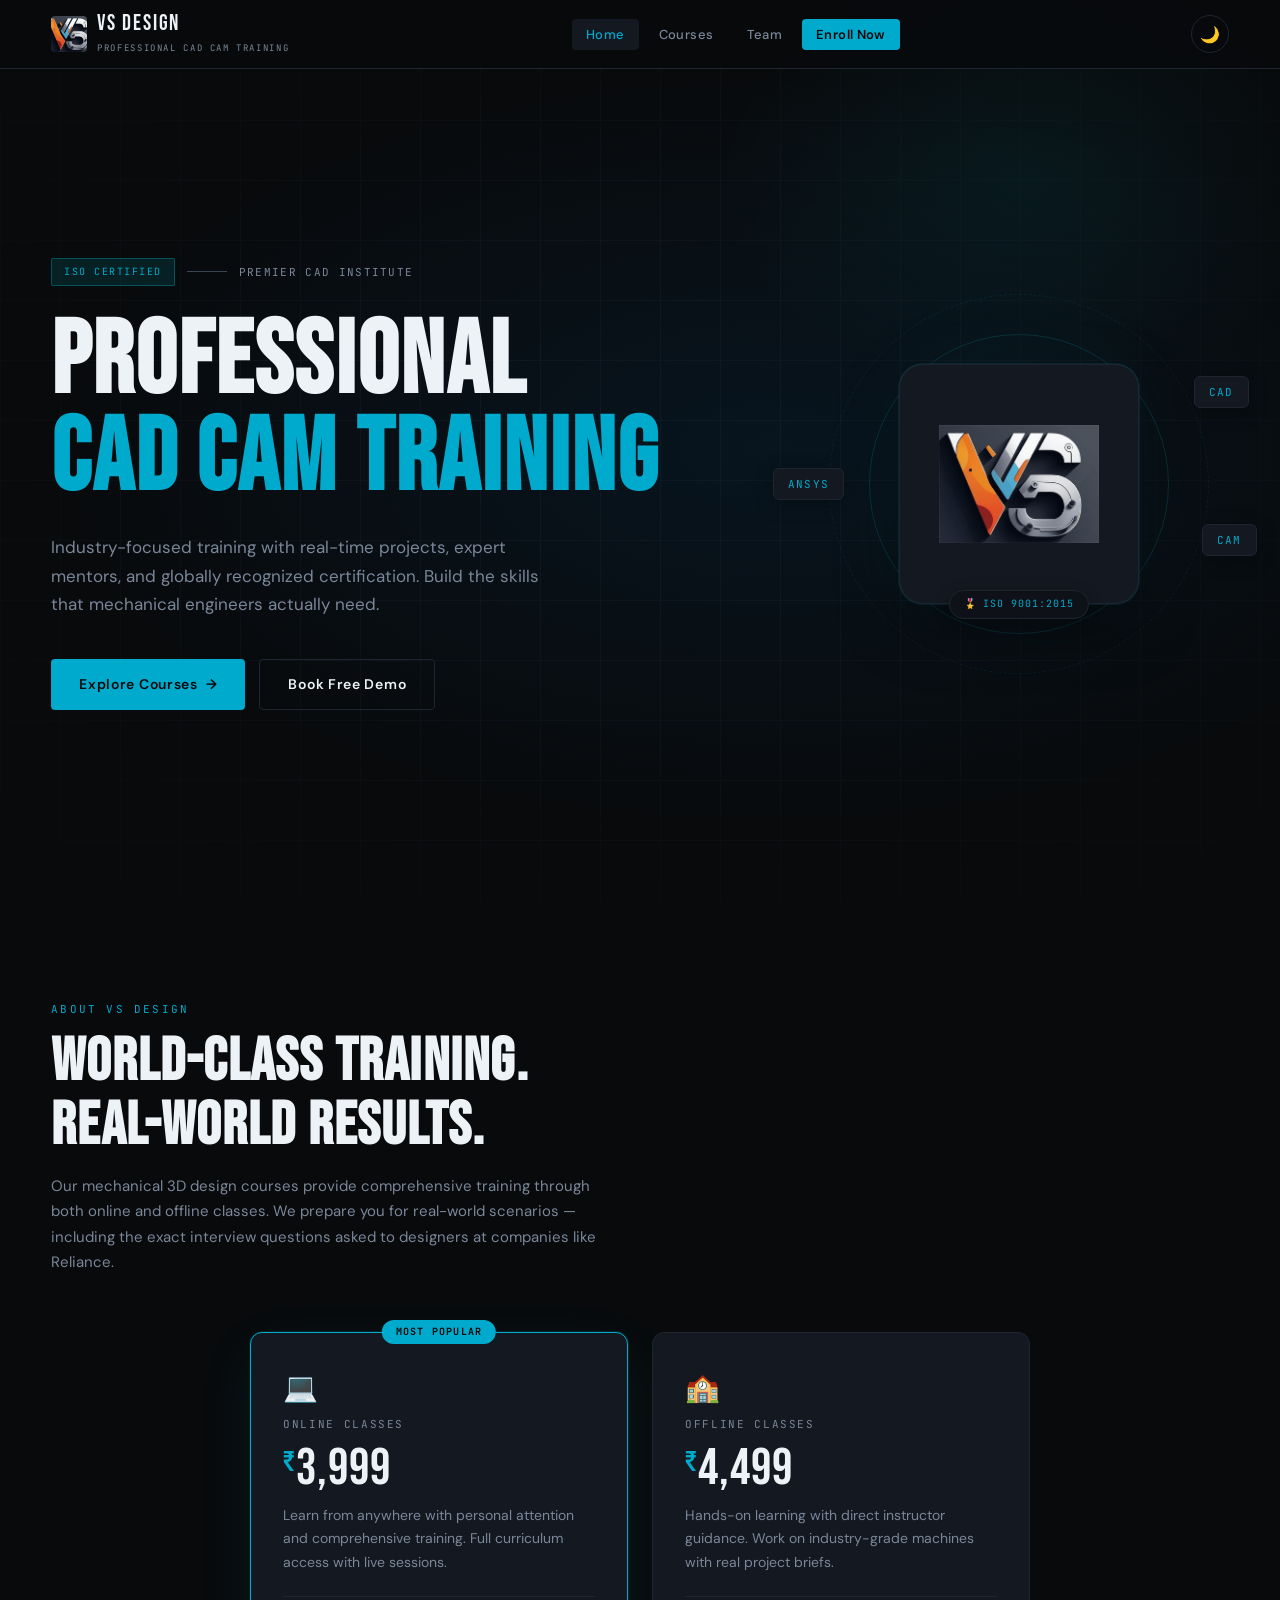
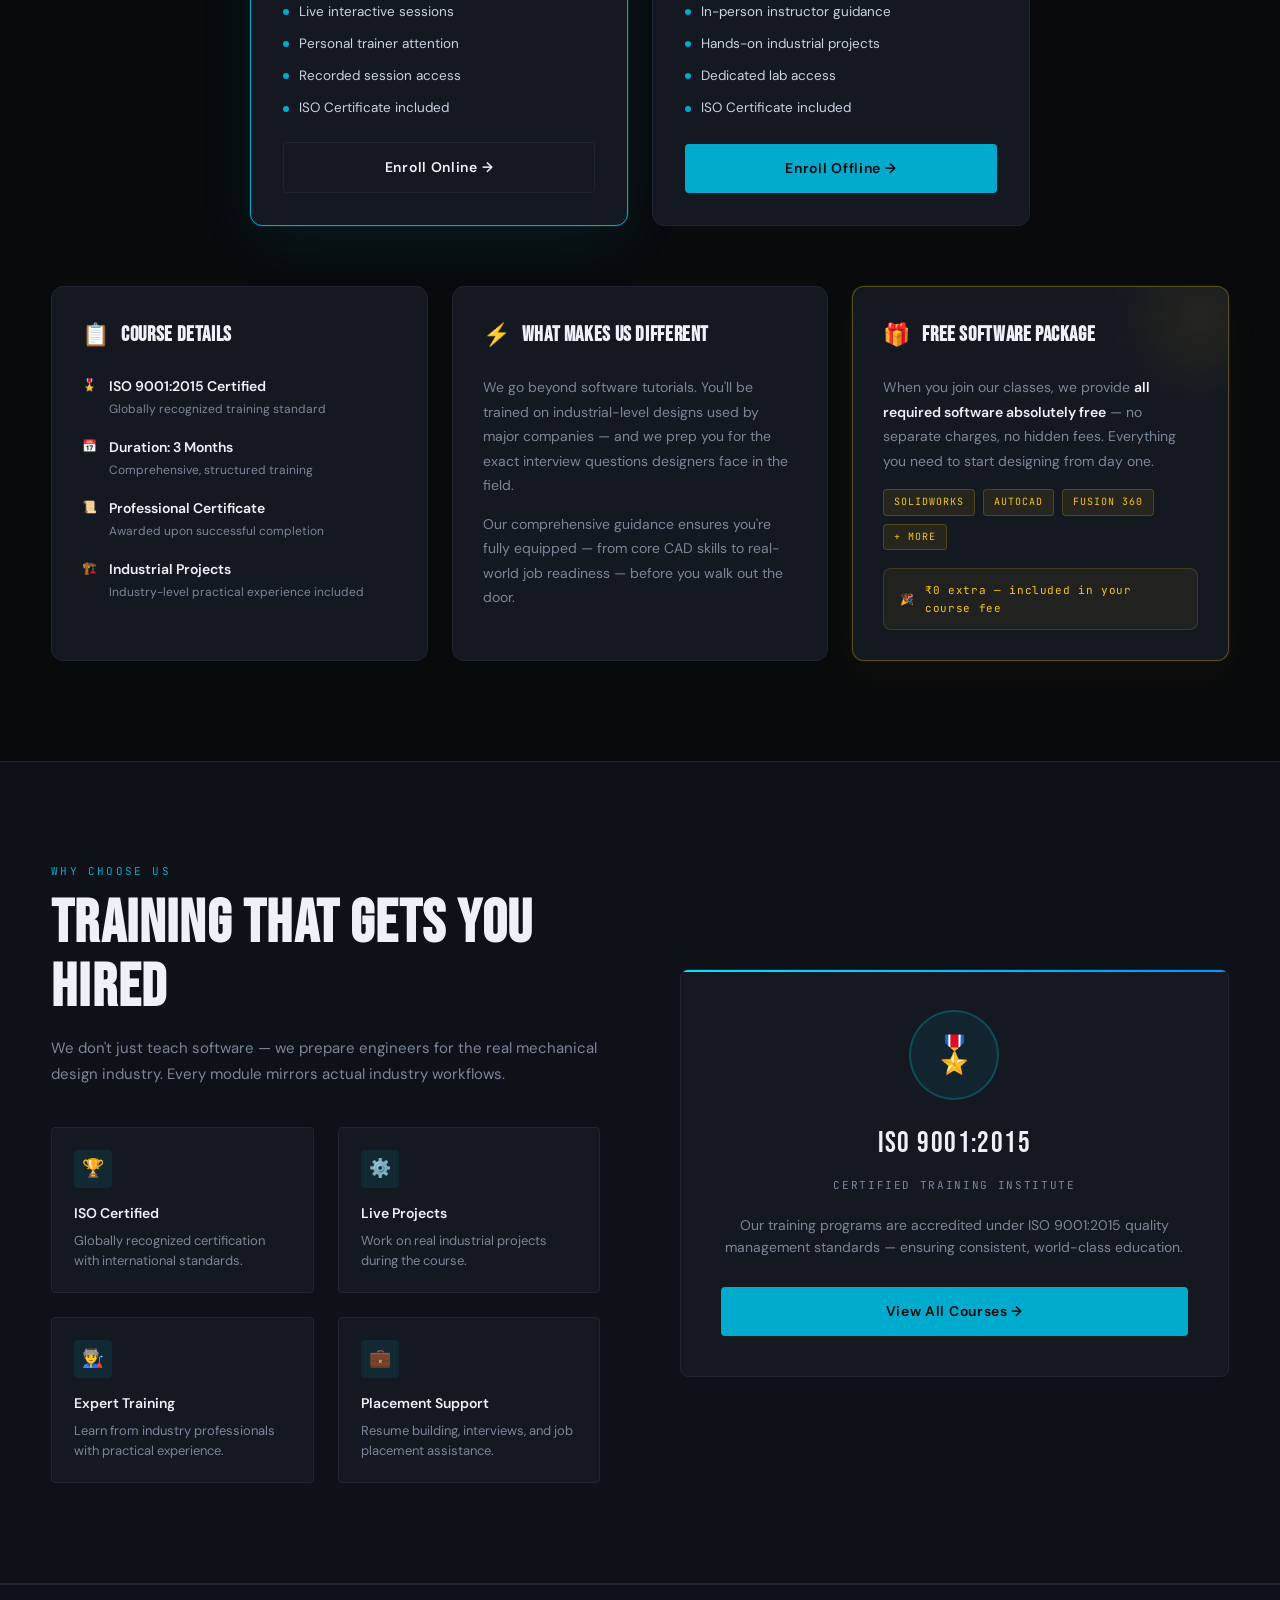
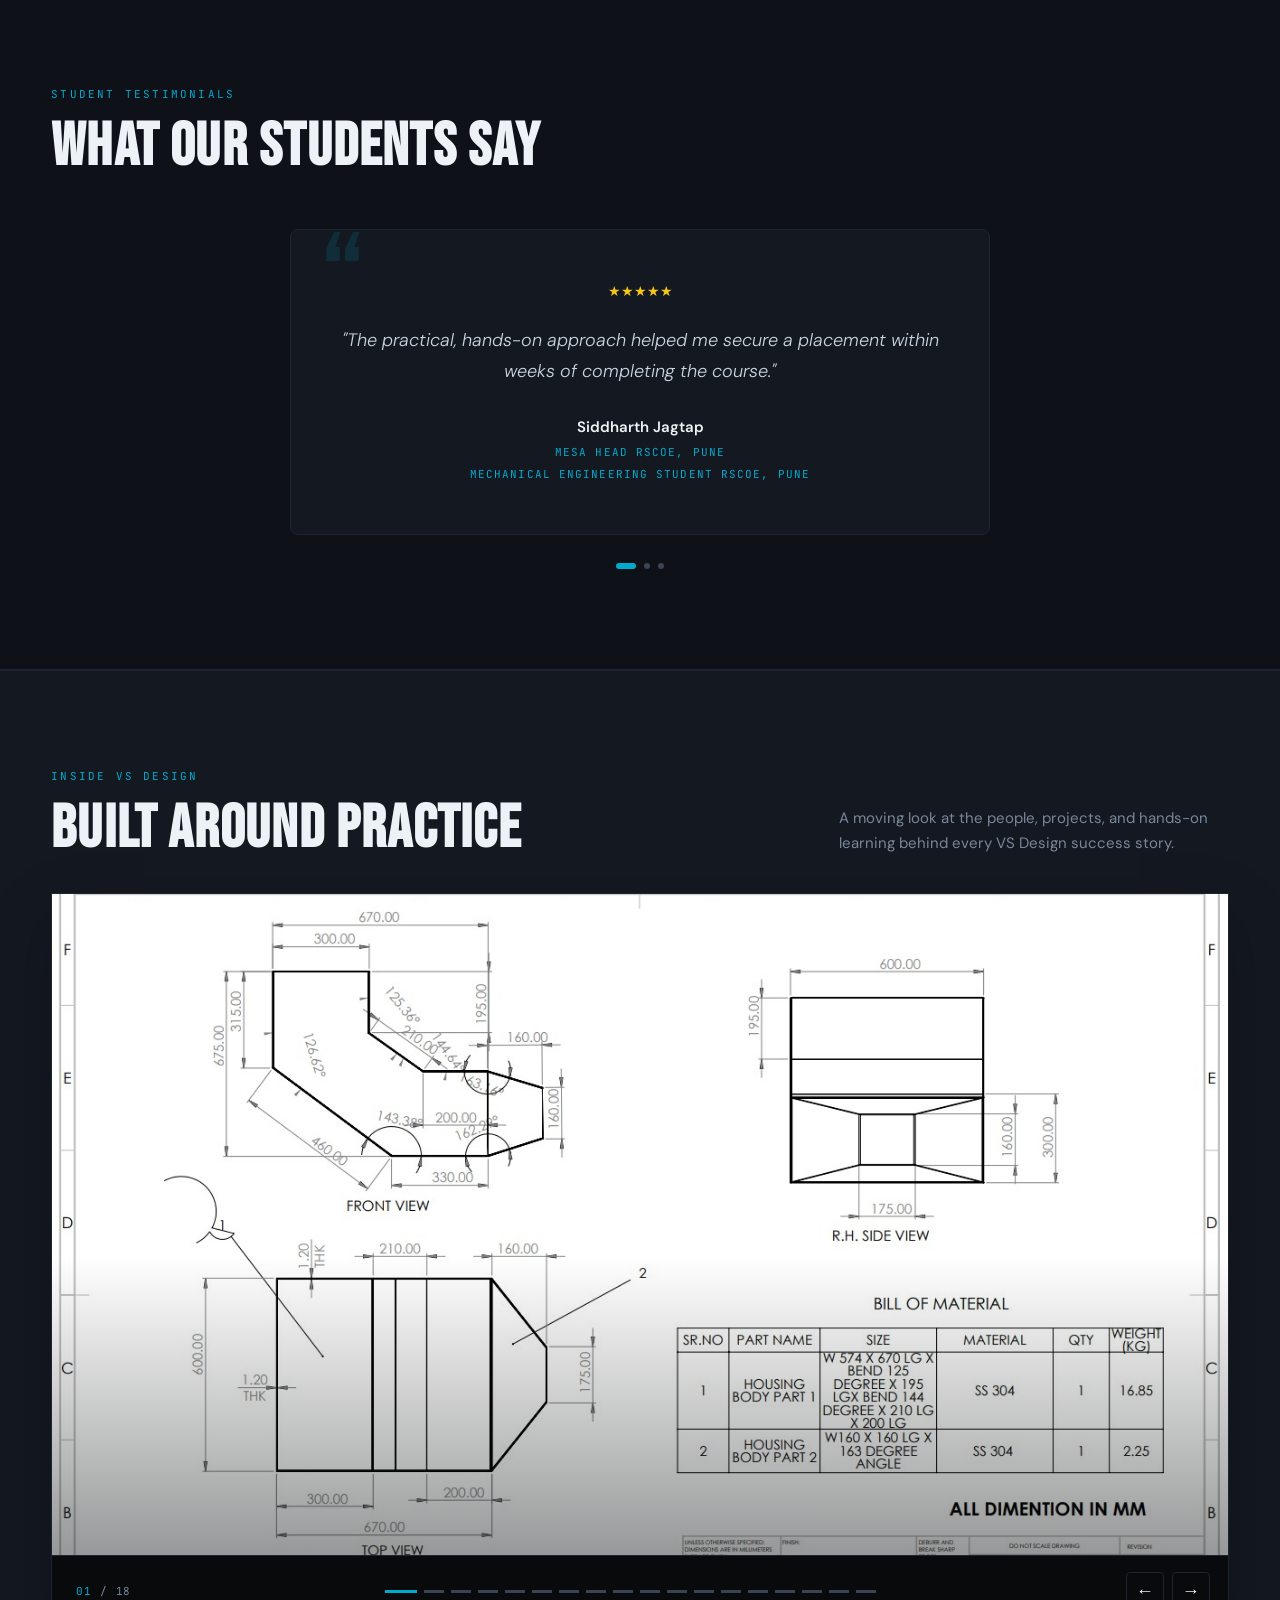
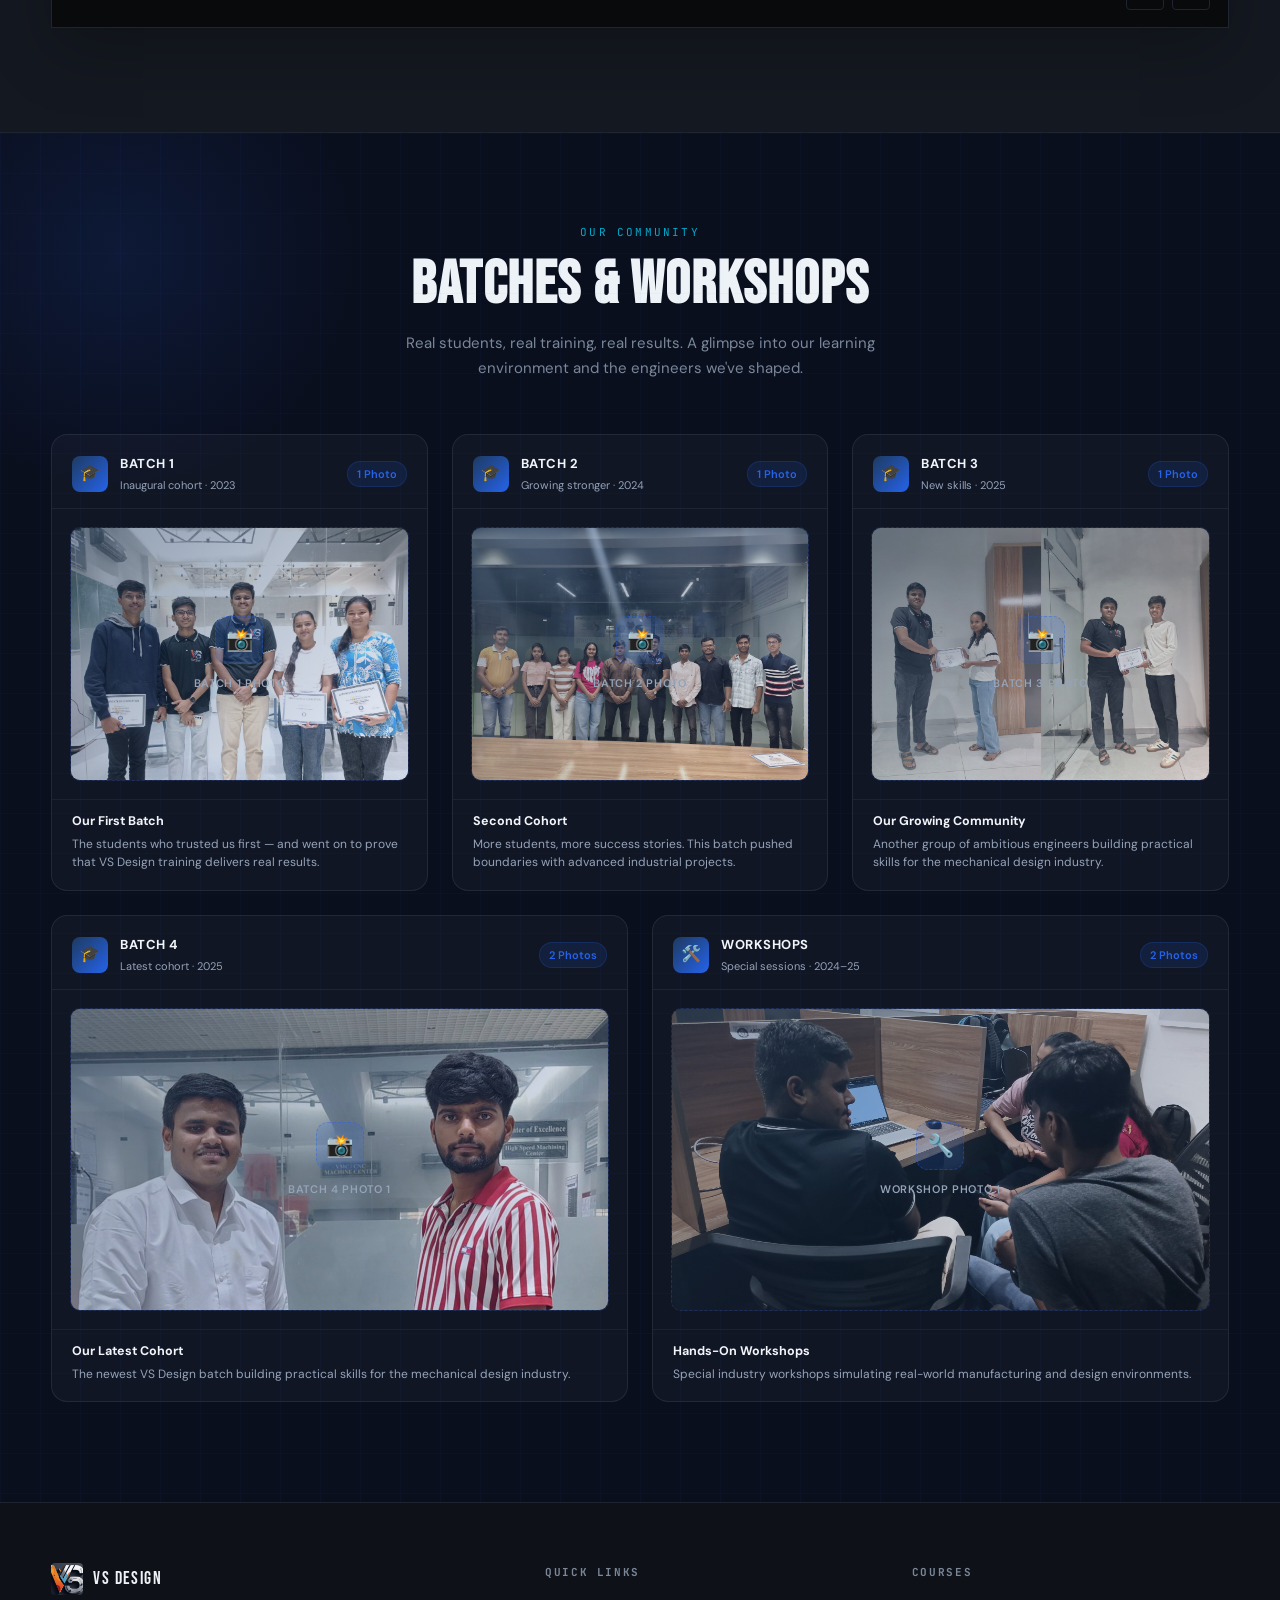
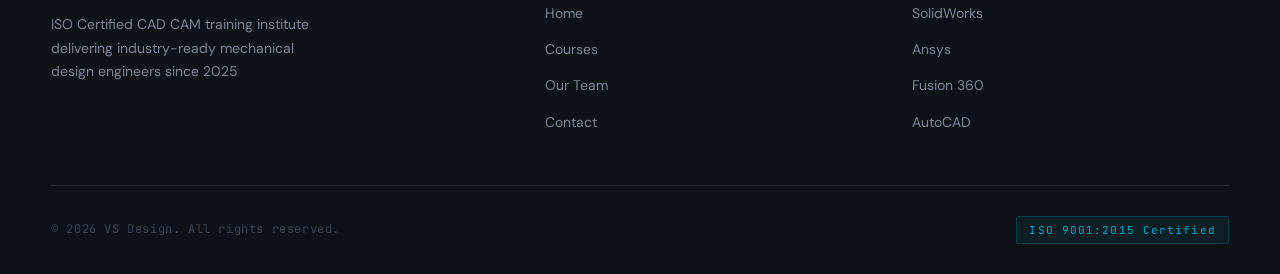
<file: index.html>
<!DOCTYPE html>
<html lang="en">
<head>
  <meta charset="UTF-8">
  <title>VS Design | Professional CAD CAM Training</title>
  <meta name="viewport" content="width=device-width, initial-scale=1.0">
  <meta name="description" content="ISO Certified SolidWorks training institute. Master CAD design with industry experts. Practical, project-based learning.">
  <link rel="stylesheet" href="css/style.css">

  <style>
    /* ══════════════════════════════════════════════
       GALLERY — CSS custom properties
       These override whatever your main style.css
       sets, so the section always matches the theme.
    ══════════════════════════════════════════════ */

    /* ── DARK MODE defaults ── */
    :root {
      --gallery-bg:            #0a0f1e;
      --gallery-card-bg:       rgba(255,255,255,0.03);
      --gallery-card-bg-slot:  rgba(255,255,255,0.04);
      --gallery-border:        rgba(255,255,255,0.08);
      --gallery-border-subtle: rgba(255,255,255,0.06);
      --gallery-border-cap:    rgba(255,255,255,0.05);
      --gallery-text:          #f1f5f9;
      --gallery-text-dim:      #94a3b8;
      --gallery-icon-bg:       linear-gradient(135deg, #1e3a5f, #2563eb);
      --gallery-placeholder-bg:linear-gradient(135deg, rgba(30,58,95,0.5) 0%, rgba(37,99,235,0.08) 100%);
      --gallery-hint-color:    rgba(148,163,184,0.5);
    }

    /* ── LIGHT MODE overrides ──
       Targets both a [data-theme="light"] attribute on <html>/<body>
       and the .light class — covers whichever approach your script.js uses */
    [data-theme="light"],
    body.light,
    html.light {
      --gallery-bg:            #f0f4ff;
      --gallery-card-bg:       #ffffff;
      --gallery-card-bg-slot:  #f8faff;
      --gallery-border:        rgba(37,99,235,0.15);
      --gallery-border-subtle: rgba(37,99,235,0.10);
      --gallery-border-cap:    rgba(37,99,235,0.08);
      --gallery-text:          #0f172a;
      --gallery-text-dim:      #475569;
      --gallery-icon-bg:       linear-gradient(135deg, #3b82f6, #2563eb);
      --gallery-placeholder-bg:linear-gradient(135deg, rgba(219,234,254,0.8) 0%, rgba(37,99,235,0.06) 100%);
      --gallery-hint-color:    rgba(71,85,105,0.6);
    }

    /* ══════════════════════════════════════════════
       GALLERY SECTION — Batches & Workshops
    ══════════════════════════════════════════════ */
    .gallery-section {
      padding: 90px 0 100px;
      background: var(--gallery-bg);
      position: relative;
      overflow: hidden;
      transition: background 0.3s ease;
    }

    /* Subtle grid texture backdrop */
    .gallery-section::before {
      content: '';
      position: absolute;
      inset: 0;
      background-image:
        linear-gradient(rgba(37,99,235,0.04) 1px, transparent 1px),
        linear-gradient(90deg, rgba(37,99,235,0.04) 1px, transparent 1px);
      background-size: 40px 40px;
      pointer-events: none;
    }

    /* Accent glow */
    .gallery-section::after {
      content: '';
      position: absolute;
      top: -120px;
      left: -120px;
      width: 480px;
      height: 480px;
      background: radial-gradient(circle, rgba(37,99,235,0.12) 0%, transparent 70%);
      pointer-events: none;
    }

    .gallery-header {
      text-align: center;
      margin-bottom: 52px;
    }

    /* ─── Horizontal 3-column track ─── */
    .gallery-track {
      display: grid;
      grid-template-columns: repeat(6, minmax(0, 1fr));
      gap: 24px;
      align-items: stretch;
    }

    .gallery-panel:nth-child(-n + 3) { grid-column: span 2; }
    .gallery-panel:nth-child(n + 4) { grid-column: span 3; }

    /* ─── Each column panel ─── */
    .gallery-panel {
      background: var(--gallery-card-bg);
      border: 1px solid var(--gallery-border);
      border-radius: 16px;
      overflow: hidden;
      transition: transform 0.35s ease, box-shadow 0.35s ease,
                  border-color 0.35s ease, background 0.3s ease;
      position: relative;
    }

    .gallery-panel:hover {
      transform: translateY(-6px);
      box-shadow: 0 24px 60px rgba(37,99,235,0.18);
      border-color: rgba(37,99,235,0.35);
    }

    .gallery-panel::before {
      content: '';
      position: absolute;
      top: 0; left: 0; right: 0;
      height: 3px;
      border-radius: 16px 16px 0 0;
      background: linear-gradient(90deg, #2563eb, #60a5fa);
      opacity: 0;
      transition: opacity 0.35s ease;
      z-index: 1;
    }
    .gallery-panel:hover::before { opacity: 1; }

    /* ─── Panel header bar ─── */
    .gallery-panel-head {
      display: flex;
      align-items: center;
      gap: 12px;
      padding: 18px 20px 14px;
      border-bottom: 1px solid var(--gallery-border-subtle);
    }

    .gallery-panel-icon {
      width: 36px;
      height: 36px;
      border-radius: 8px;
      background: var(--gallery-icon-bg);
      display: flex;
      align-items: center;
      justify-content: center;
      font-size: 16px;
      flex-shrink: 0;
    }

    .gallery-panel-meta { flex: 1; }

    .gallery-panel-title {
      font-size: 13px;
      font-weight: 700;
      color: var(--gallery-text);
      letter-spacing: 0.04em;
      text-transform: uppercase;
      transition: color 0.3s ease;
    }

    .gallery-panel-sub {
      font-size: 11px;
      color: var(--gallery-text-dim);
      margin-top: 2px;
      transition: color 0.3s ease;
    }

    .gallery-panel-count {
      font-size: 11px;
      font-weight: 600;
      color: #2563eb;
      background: rgba(37,99,235,0.12);
      padding: 3px 9px;
      border-radius: 20px;
      border: 1px solid rgba(37,99,235,0.2);
      white-space: nowrap;
    }

    /* ─── Single image slot (Batch 1 & Batch 2) ─── */
    .gallery-single-slot {
      margin: 18px;
      border-radius: 10px;
      overflow: hidden;
      position: relative;
      aspect-ratio: 4/3;
      background: var(--gallery-card-bg-slot);
      border: 1.5px dashed rgba(37,99,235,0.25);
      transition: background 0.3s ease;
    }

    .gallery-single-slot img {
      width: 100%;
      height: 100%;
      object-fit: cover;
      display: block;
      transition: transform 0.5s ease;
    }

    .gallery-panel:hover .gallery-single-slot img {
      transform: scale(1.04);
    }

    /* ─── Double image slots (Workshop) ─── */
    .gallery-double-slots {
      margin: 18px;
      display: flex;
      flex-direction: column;
      gap: 10px;
    }

    .gallery-panel:nth-child(n + 4) .gallery-double-slots {
      flex-direction: row;
    }

    .gallery-double-slot {
      border-radius: 10px;
      overflow: hidden;
      position: relative;
      aspect-ratio: 16/9;
      background: var(--gallery-card-bg-slot);
      border: 1.5px dashed rgba(37,99,235,0.25);
      transition: background 0.3s ease;
    }

    .gallery-double-slot img {
      width: 100%;
      height: 100%;
      object-fit: cover;
      display: block;
      transition: transform 0.5s ease;
    }

    .gallery-panel:hover .gallery-double-slot img {
      transform: scale(1.04);
    }

    /* ─── One-photo-at-a-time gallery slideshow ─── */
    .gallery-slideshow {
      margin: 18px;
      position: relative;
      overflow: hidden;
      aspect-ratio: 16/9;
      border-radius: 10px;
      background: var(--gallery-card-bg-slot);
      border: 1.5px dashed rgba(37,99,235,0.25);
    }

    .gallery-slideshow-track {
      display: flex;
      height: 100%;
      transition: transform 0.65s ease;
    }

    .gallery-slideshow-slide {
      position: relative;
      flex: 0 0 100%;
      min-width: 0;
    }

    .gallery-slideshow-slide img {
      width: 100%;
      height: 100%;
      object-fit: cover;
      display: block;
    }

    @media (prefers-reduced-motion: reduce) {
      .gallery-slideshow-track { transition: none; }
    }

    /* ─── Placeholder (when no real image loaded) ─── */
    .img-placeholder {
      position: absolute;
      inset: 0;
      display: flex;
      flex-direction: column;
      align-items: center;
      justify-content: center;
      gap: 10px;
      background: var(--gallery-placeholder-bg);
      transition: background 0.3s ease;
    }

    .img-placeholder-icon {
      width: 48px;
      height: 48px;
      border-radius: 12px;
      background: rgba(37,99,235,0.15);
      border: 1.5px dashed rgba(37,99,235,0.4);
      display: flex;
      align-items: center;
      justify-content: center;
      font-size: 22px;
    }

    .img-placeholder-text {
      font-size: 11px;
      font-weight: 600;
      color: var(--gallery-text-dim);
      text-align: center;
      letter-spacing: 0.06em;
      text-transform: uppercase;
      transition: color 0.3s ease;
    }

    .img-placeholder-hint {
      font-size: 10px;
      color: var(--gallery-hint-color);
      text-align: center;
    }

    /* ─── Panel footer caption ─── */
    .gallery-panel-caption {
      padding: 12px 20px 18px;
      font-size: 12px;
      color: var(--gallery-text-dim);
      line-height: 1.55;
      border-top: 1px solid var(--gallery-border-cap);
      transition: color 0.3s ease, border-color 0.3s ease;
    }

    .gallery-panel-caption strong {
      color: var(--gallery-text);
      display: block;
      font-size: 12.5px;
      margin-bottom: 3px;
      transition: color 0.3s ease;
    }

    /* ─── Responsive ─── */
    @media (max-width: 1100px) {
      .gallery-track {
        grid-template-columns: 1fr 1fr;
        gap: 18px;
      }
      .gallery-panel:nth-child(n) { grid-column: span 1; }
      .gallery-double-slots {
        flex-direction: row;
      }
      .gallery-double-slot {
        flex: 1;
        aspect-ratio: 1/1;
      }
    }

    @media (max-width: 560px) {
      .gallery-track { grid-template-columns: 1fr; }
      .gallery-panel:nth-child(n) { grid-column: span 1; }
      .gallery-double-slots { flex-direction: column; }
      .gallery-double-slot { aspect-ratio: 16/9; }
    }
  </style>
</head>
<body>

<!-- ─── Header ─── -->
<header>
  <div class="container nav-inner">
    <a href="index.html" class="logo">
      <img src="vsdesgn.jpg" alt="VS Design Logo" class="logo-img" onerror="this.style.display='none'; this.nextElementSibling.style.display='flex'">
      <div class="logo-mark" style="display:none">VS</div>
      <div>
        <span class="logo-text">VS DESIGN</span>
        <span class="logo-sub">Professional CAD CAM Training</span>
      </div>
    </a>
    <nav>
      <ul>
        <li><a href="index.html" class="active">Home</a></li>
        <li><a href="courses.html">Courses</a></li>
        <li><a href="team.html">Team</a></li>
        <li><a href="contact.html" class="nav-cta">Enroll Now</a></li>
      </ul>
    </nav>
    <button class="theme-toggle" aria-label="Toggle theme">
      <span class="icon-moon">🌙</span>
      <span class="icon-sun">☀️</span>
    </button>
    <button class="hamburger" aria-label="Toggle menu">
      <span></span><span></span><span></span>
    </button>
  </div>
</header>

<!-- ─── Hero ─── -->
<section class="hero">
  <div class="hero-bg"></div>
  <div class="hero-grid"></div>
  <div class="container hero-layout">
    <div class="hero-content">
      <div class="hero-eyebrow">
        <span class="eyebrow-badge">ISO Certified</span>
        <div class="eyebrow-line"></div>
        <span class="eyebrow-text">Premier CAD Institute</span>
      </div>
      <h1>Professional <br><span class="line2">CAD CAM Training</span></h1>
      <p class="hero-desc">Industry-focused training with real-time projects, expert mentors, and globally recognized certification. Build the skills that mechanical engineers actually need.</p>
      <div class="hero-actions">
        <a href="courses.html" class="btn btn-primary">Explore Courses <span>→</span></a>
        <a href="contact.html" class="btn btn-outline">Book Free Demo</a>
      </div>
    </div>
    <div class="hero-logo-panel">
      <div class="hero-logo-ring hero-logo-ring--outer"></div>
      <div class="hero-logo-ring hero-logo-ring--mid"></div>
      <div class="hero-logo-card">
        <img src="vsdesgn.jpg" alt="VS Design Company Logo" class="hero-logo-img" onerror="this.style.display='none'; this.nextElementSibling.style.display='flex'">
        <div class="hero-logo-fallback" style="display:none">
          <span class="hero-logo-initials">VS</span>
          <span class="hero-logo-name">DESIGN</span>
        </div>
        <div class="hero-logo-badge"><span>🎖️</span><span>ISO 9001:2015</span></div>
      </div>
      <div class="hero-chip hero-chip--1">CAD</div>
      <div class="hero-chip hero-chip--2">CAM</div>
      <div class="hero-chip hero-chip--3">Ansys</div>
    </div>
  </div>
</section>

<!-- ─── About VS Design ─── -->
<section class="about-section">
  <div class="container">

    <div class="about-header fade-up">
      <span class="section-label">About VS Design</span>
      <h2 class="section-title">World-Class Training.<br>Real-World Results.</h2>
      <p class="section-desc" style="margin-top:16px;">Our mechanical 3D design courses provide comprehensive training through both online and offline classes. We prepare you for real-world scenarios — including the exact interview questions asked to designers at companies like Reliance.</p>
    </div>

    <!-- FIX: pricing grid now properly wraps BOTH cards with all their children -->
    <div class="pricing-grid">

      <!-- Card 1: Online -->
      <div class="pricing-card pricing-card--featured fade-up" data-delay="120">
        <div class="pricing-popular-badge">Most Popular</div>
        <div class="pricing-card-top">
          <div class="pricing-mode-icon">💻</div>
          <div class="pricing-mode">Online Classes</div>
          <div class="pricing-amount"><span class="pricing-currency">₹</span>3,999</div>
          <p class="pricing-desc">Learn from anywhere with personal attention and comprehensive training. Full curriculum access with live sessions.</p>
        </div>
        <ul class="pricing-perks">
          <li><span class="perk-dot"></span>Live interactive sessions</li>
          <li><span class="perk-dot"></span>Personal trainer attention</li>
          <li><span class="perk-dot"></span>Recorded session access</li>
          <li><span class="perk-dot"></span>ISO Certificate included</li>
        </ul>
        <a href="contact.html" class="btn btn-outline" style="width:100%;justify-content:center;margin-top:auto;">Enroll Online →</a>
      </div>

      <!-- Card 2: Offline -->
      <div class="pricing-card fade-up" data-delay="0">
        <div class="pricing-card-top">
          <div class="pricing-mode-icon">🏫</div>
          <div class="pricing-mode">Offline Classes</div>
          <div class="pricing-amount"><span class="pricing-currency">₹</span>4,499</div>
          <p class="pricing-desc">Hands-on learning with direct instructor guidance. Work on industry-grade machines with real project briefs.</p>
        </div>
        <ul class="pricing-perks">
          <li><span class="perk-dot"></span>In-person instructor guidance</li>
          <li><span class="perk-dot"></span>Hands-on industrial projects</li>
          <li><span class="perk-dot"></span>Dedicated lab access</li>
          <li><span class="perk-dot"></span>ISO Certificate included</li>
        </ul>
        <a href="contact.html" class="btn btn-primary" style="width:100%;justify-content:center;margin-top:auto;">Enroll Offline →</a>
      </div>

    </div><!-- /pricing-grid -->

    <div class="about-details-grid">
      <div class="about-detail-card fade-up" data-delay="0">
        <div class="detail-card-header">
          <span class="detail-card-icon">📋</span>
          <h3>Course Details</h3>
        </div>
        <ul class="detail-list">
          <li><span class="detail-icon">🎖️</span><div><strong>ISO 9001:2015 Certified</strong><span>Globally recognized training standard</span></div></li>
          <li><span class="detail-icon">📅</span><div><strong>Duration: 3 Months</strong><span>Comprehensive, structured training</span></div></li>
          <li><span class="detail-icon">📜</span><div><strong>Professional Certificate</strong><span>Awarded upon successful completion</span></div></li>
          <li><span class="detail-icon">🏗️</span><div><strong>Industrial Projects</strong><span>Industry-level practical experience included</span></div></li>
        </ul>
      </div>
      <div class="about-detail-card fade-up" data-delay="120">
        <div class="detail-card-header">
          <span class="detail-card-icon">⚡</span>
          <h3>What Makes Us Different</h3>
        </div>
        <p class="detail-para">We go beyond software tutorials. You'll be trained on industrial-level designs used by major companies — and we prep you for the exact interview questions designers face in the field.</p>
        <p class="detail-para" style="margin-top:14px;">Our comprehensive guidance ensures you're fully equipped — from core CAD skills to real-world job readiness — before you walk out the door.</p>
      </div>
      <div class="about-detail-card about-bonus-card fade-up" data-delay="240">
        <div class="bonus-glow"></div>
        <div class="detail-card-header">
          <span class="detail-card-icon">🎁</span>
          <h3>Free Software Package</h3>
        </div>
        <p class="detail-para">When you join our classes, we provide <strong>all required software absolutely free</strong> — no separate charges, no hidden fees. Everything you need to start designing from day one.</p>
        <div class="bonus-tags">
          <span>SolidWorks</span><span>AutoCAD</span><span>Fusion 360</span><span>+ More</span>
        </div>
        <div class="bonus-highlight">
          <span>🎉</span>
          <span>₹0 extra — included in your course fee</span>
        </div>
      </div>
    </div><!-- /about-details-grid -->

  </div><!-- /container -->
</section><!-- /about-section -->

<!-- ─── Why Choose ─── -->
<section class="why-section">
  <div class="container">
    <div class="why-grid">
      <div>
        <span class="section-label">Why Choose Us</span>
        <h2 class="section-title">Training That Gets You Hired</h2>
        <p class="section-desc" style="margin-top:16px;">We don't just teach software — we prepare engineers for the real mechanical design industry. Every module mirrors actual industry workflows.</p>
        <div class="why-features">
          <div class="feature-item fade-up" data-delay="0">
            <div class="feature-icon">🏆</div>
            <div class="feature-title">ISO Certified</div>
            <div class="feature-desc">Globally recognized certification with international standards.</div>
          </div>
          <div class="feature-item fade-up" data-delay="100">
            <div class="feature-icon">⚙️</div>
            <div class="feature-title">Live Projects</div>
            <div class="feature-desc">Work on real industrial projects during the course.</div>
          </div>
          <div class="feature-item fade-up" data-delay="200">
            <div class="feature-icon">👨‍🏭</div>
            <div class="feature-title">Expert Training</div>
            <div class="feature-desc">Learn from industry professionals with practical experience.</div>
          </div>
          <div class="feature-item fade-up" data-delay="300">
            <div class="feature-icon">💼</div>
            <div class="feature-title">Placement Support</div>
            <div class="feature-desc">Resume building, interviews, and job placement assistance.</div>
          </div>
        </div>
      </div>
      <div class="why-visual fade-up">
        <div class="iso-card">
          <div class="iso-badge">🎖️</div>
          <div class="iso-title">ISO 9001:2015</div>
          <div class="iso-subtitle">Certified Training Institute</div>
          <p style="color:var(--text-dim); font-size:14px; margin-top:20px; line-height:1.6;">Our training programs are accredited under ISO 9001:2015 quality management standards — ensuring consistent, world-class education.</p>
          <a href="courses.html" class="btn btn-primary" style="margin-top:28px; width:100%; justify-content:center;">View All Courses →</a>
        </div>
      </div>
    </div>
  </div>
</section>

<!-- ─── Reviews ─── -->
<section class="reviews-section">
  <div class="container">
    <span class="section-label">Student Testimonials</span>
    <h2 class="section-title">What Our Students Say</h2>
    <div class="reviews-wrapper">
      <div class="review-track">
        <div class="review active">
          <div class="review-card">
            <div class="review-stars">★★★★★</div>
            <p class="review-text">"The practical, hands-on approach helped me secure a placement within weeks of completing the course."</p>
            <div class="review-author">Siddharth Jagtap</div>
            <div class="review-role">MESA Head RSCOE, Pune</div>
            <div class="review-role">Mechanical Engineering Student RSCOE, Pune</div>
          </div>
        </div>
        <div class="review">
          <div class="review-card">
            <div class="review-stars">★★★★★</div>
            <p class="review-text">"Highly professional trainers and a structured curriculum. The real-world projects gave me the confidence to handle complex assemblies on the job from day one."</p>
            <div class="review-author">Sujal Kothimbire</div>
            <div class="review-role">Captain Team MechAgrinics RSCOE, Pune</div>
            <div class="review-role">Mechanical Engineering Student, Pune</div>
          </div>
        </div>
        <div class="review">
          <div class="review-card">
            <div class="review-stars">★★★★★</div>
            <p class="review-text">"The ISO certification and real project training made a huge difference in my resume. Companies immediately recognize the VS Design stamp of quality."</p>
            <div class="review-author">Priyanka Ravate</div>
            <div class="review-role">Mechanical Engineering Student, Pune</div>
          </div>
        </div>
      </div>
      <div class="review-dots">
        <button class="review-dot active" aria-label="Review 1"></button>
        <button class="review-dot" aria-label="Review 2"></button>
        <button class="review-dot" aria-label="Review 3"></button>
      </div>
    </div>
  </div>
</section>

<!-- ─── Image Showcase ─── -->
<section class="showcase-section" aria-labelledby="showcase-title">
  <div class="container">
    <div class="showcase-heading fade-up">
      <div>
        <span class="section-label">Inside VS Design</span>
        <h2 class="section-title" id="showcase-title">Built Around Practice</h2>
      </div>
      <p class="section-desc">A moving look at the people, projects, and hands-on learning behind every VS Design success story.</p>
    </div>

    <div class="showcase-slider fade-up" data-delay="120" tabindex="0" aria-roledescription="carousel" aria-label="VS Design image showcase">
      <div class="showcase-viewport">
        <div class="showcase-slides" aria-live="polite"></div>
      </div>
      <div class="showcase-controls">
        <div class="showcase-counter" aria-live="polite"><span class="showcase-current">01</span><span aria-hidden="true"> / </span><span class="showcase-total">18</span></div>
        <div class="showcase-dots" role="tablist" aria-label="Choose showcase image"></div>
        <div class="showcase-arrows">
          <button class="showcase-arrow showcase-prev" type="button" aria-label="Previous image">←</button>
          <button class="showcase-arrow showcase-next" type="button" aria-label="Next image">→</button>
        </div>
      </div>
    </div>
  </div>
</section>

<!-- ─── Batches & Workshops ─── -->
<section class="gallery-section">
  <div class="container">
    <div class="gallery-header fade-up">
      <span class="section-label">Our Community</span>
      <h2 class="section-title">Batches &amp; Workshops</h2>
      <p class="section-desc" style="margin-top:14px;max-width:520px;margin-left:auto;margin-right:auto;">
        Real students, real training, real results. A glimpse into our learning environment and the engineers we've shaped.
      </p>
    </div>

    <div class="gallery-track">
      <div class="gallery-panel fade-up" data-delay="0">
        <div class="gallery-panel-head">
          <div class="gallery-panel-icon">🎓</div>
          <div class="gallery-panel-meta">
            <div class="gallery-panel-title">Batch 1</div>
            <div class="gallery-panel-sub">Inaugural cohort · 2023</div>
          </div>
          <span class="gallery-panel-count">1 Photo</span>
        </div>
        <div class="gallery-single-slot">
          <img src="batch1.jpeg" alt="VS Design Batch 1 Students" onerror="this.style.display='none'; this.nextElementSibling.style.display='flex'">
          <div class="img-placeholder">
            <div class="img-placeholder-icon">📸</div>
            <div class="img-placeholder-text">Batch 1 Photo</div>
          </div>
        </div>
        <div class="gallery-panel-caption">
          <strong>Our First Batch</strong>
          The students who trusted us first — and went on to prove that VS Design training delivers real results.
        </div>
      </div>

      <div class="gallery-panel fade-up" data-delay="120">
        <div class="gallery-panel-head">
          <div class="gallery-panel-icon">🎓</div>
          <div class="gallery-panel-meta">
            <div class="gallery-panel-title">Batch 2</div>
            <div class="gallery-panel-sub">Growing stronger · 2024</div>
          </div>
          <span class="gallery-panel-count">1 Photo</span>
        </div>
        <div class="gallery-single-slot">
          <img src="batch2.jpeg" alt="VS Design Batch 2 Students" onerror="this.style.display='none'; this.nextElementSibling.style.display='flex'">
          <div class="img-placeholder">
            <div class="img-placeholder-icon">📸</div>
            <div class="img-placeholder-text">Batch 2 Photo</div>
          </div>
        </div>
        <div class="gallery-panel-caption">
          <strong>Second Cohort</strong>
          More students, more success stories. This batch pushed boundaries with advanced industrial projects.
        </div>
      </div>

      <div class="gallery-panel fade-up" data-delay="240">
        <div class="gallery-panel-head">
          <div class="gallery-panel-icon">🎓</div>
          <div class="gallery-panel-meta">
            <div class="gallery-panel-title">Batch 3</div>
            <div class="gallery-panel-sub">New skills · 2025</div>
          </div>
          <span class="gallery-panel-count">1 Photo</span>
        </div>
        <div class="gallery-single-slot">
          <img src="assets/batch3/image.jpg" alt="VS Design Batch 3 Students" loading="lazy" onerror="this.style.display='none'; this.nextElementSibling.style.display='flex'">
          <div class="img-placeholder">
            <div class="img-placeholder-icon">📸</div>
            <div class="img-placeholder-text">Batch 3 Photo</div>
          </div>
        </div>
        <div class="gallery-panel-caption">
          <strong>Our Growing Community</strong>
          Another group of ambitious engineers building practical skills for the mechanical design industry.
        </div>
      </div>
        <div class="gallery-panel fade-up" data-delay="360">
        <div class="gallery-panel-head">
          <div class="gallery-panel-icon">🎓</div>
          <div class="gallery-panel-meta">
            <div class="gallery-panel-title">Batch 4</div>
            <div class="gallery-panel-sub">Latest cohort · 2025</div>
          </div>
          <span class="gallery-panel-count">2 Photos</span>
        </div>
        <div class="gallery-slideshow" aria-label="Batch 4 photo slideshow">
          <div class="gallery-slideshow-track">
          <div class="gallery-slideshow-slide">
            <img src="assets/batch4/11.jpeg" alt="VS Design Batch 4 students, photo 1" loading="lazy" onerror="this.style.display='none'; this.nextElementSibling.style.display='flex'">
            <div class="img-placeholder">
              <div class="img-placeholder-icon">📸</div>
              <div class="img-placeholder-text">Batch 4 Photo 1</div>
            </div>
          </div>
          <div class="gallery-slideshow-slide">
            <img src="assets/batch4/12.jpeg" alt="VS Design Batch 4 students, photo 2" loading="lazy" onerror="this.style.display='none'; this.nextElementSibling.style.display='flex'">
            <div class="img-placeholder">
              <div class="img-placeholder-icon">📸</div>
              <div class="img-placeholder-text">Batch 4 Photo 2</div>
            </div>
          </div>
           <div class="gallery-slideshow-slide">
            <img src="assets/batch4/13.jpeg" alt="VS Design Batch 4 students, photo 2" loading="lazy" onerror="this.style.display='none'; this.nextElementSibling.style.display='flex'">
            <div class="img-placeholder">
              <div class="img-placeholder-icon">📸</div>
              <div class="img-placeholder-text">Batch 4 Photo 2</div>
            </div>
          </div>
          </div>
        </div>
        <div class="gallery-panel-caption">
          <strong>Our Latest Cohort</strong>
          The newest VS Design batch building practical skills for the mechanical design industry.
        </div>
      </div>

      <div class="gallery-panel fade-up" data-delay="240">
        <div class="gallery-panel-head">
          <div class="gallery-panel-icon">🛠️</div>
          <div class="gallery-panel-meta">
            <div class="gallery-panel-title">Workshops</div>
            <div class="gallery-panel-sub">Special sessions · 2024–25</div>
          </div>
          <span class="gallery-panel-count">2 Photos</span>
        </div>
        <div class="gallery-slideshow" aria-label="Workshop photo slideshow">
          <div class="gallery-slideshow-track">
          <div class="gallery-slideshow-slide">
            <img src="workshopimg.jpeg" alt="VS Design Workshop Session 1" onerror="this.style.display='none'; this.nextElementSibling.style.display='flex'">
            <div class="img-placeholder">
              <div class="img-placeholder-icon">🔧</div>
              <div class="img-placeholder-text">Workshop Photo 1</div>
            </div>
          </div>
          <div class="gallery-slideshow-slide">
            <img src="workshopimg2.jpeg" alt="VS Design Workshop Session 2" onerror="this.style.display='none'; this.nextElementSibling.style.display='flex'">
            <div class="img-placeholder">
              <div class="img-placeholder-icon">🔧</div>
              <div class="img-placeholder-text">Workshop Photo 2</div>
            </div>
          </div>
          </div>
        </div>
        <div class="gallery-panel-caption">
          <strong>Hands-On Workshops</strong>
          Special industry workshops simulating real-world manufacturing and design environments.
        </div>
      </div>

    
    </div>
  </div>
</section>

<!-- ─── Footer ─── -->
<footer>
  <div class="container">
    <div class="footer-grid">
      <div class="footer-brand">
        <div class="logo">
          <img src="vsdesgn.jpg" alt="VS Design" class="logo-img" style="width:32px;height:32px;" onerror="this.style.display='none'; this.nextElementSibling.style.display='flex'">
          <div class="logo-mark" style="display:none;width:32px;height:32px;font-size:15px;">VS</div>
          <div><span class="logo-text" style="font-size:18px;">VS DESIGN</span></div>
        </div>
        <p>ISO Certified CAD CAM training institute delivering industry-ready mechanical design engineers since 2025</p>
      </div>
      <div class="footer-col">
        <h4>Quick Links</h4>
        <ul>
          <li><a href="index.html">Home</a></li>
          <li><a href="courses.html">Courses</a></li>
          <li><a href="team.html">Our Team</a></li>
          <li><a href="contact.html">Contact</a></li>
        </ul>
      </div>
      <div class="footer-col">
        <h4>Courses</h4>
        <ul>
          <li><a href="courses.html">SolidWorks</a></li>
          <li><a href="courses.html">Ansys</a></li>
          <li><a href="courses.html">Fusion 360</a></li>
          <li><a href="courses.html">AutoCAD</a></li>
        </ul>
      </div>
    </div>
    <div class="footer-bottom">
      <span class="footer-copy">© 2026 VS Design. All rights reserved.</span>
      <span class="footer-iso">ISO 9001:2015 Certified</span>
    </div>
  </div>
</footer>

<script src="js/script.js"></script>
</body>
</html>
</file>
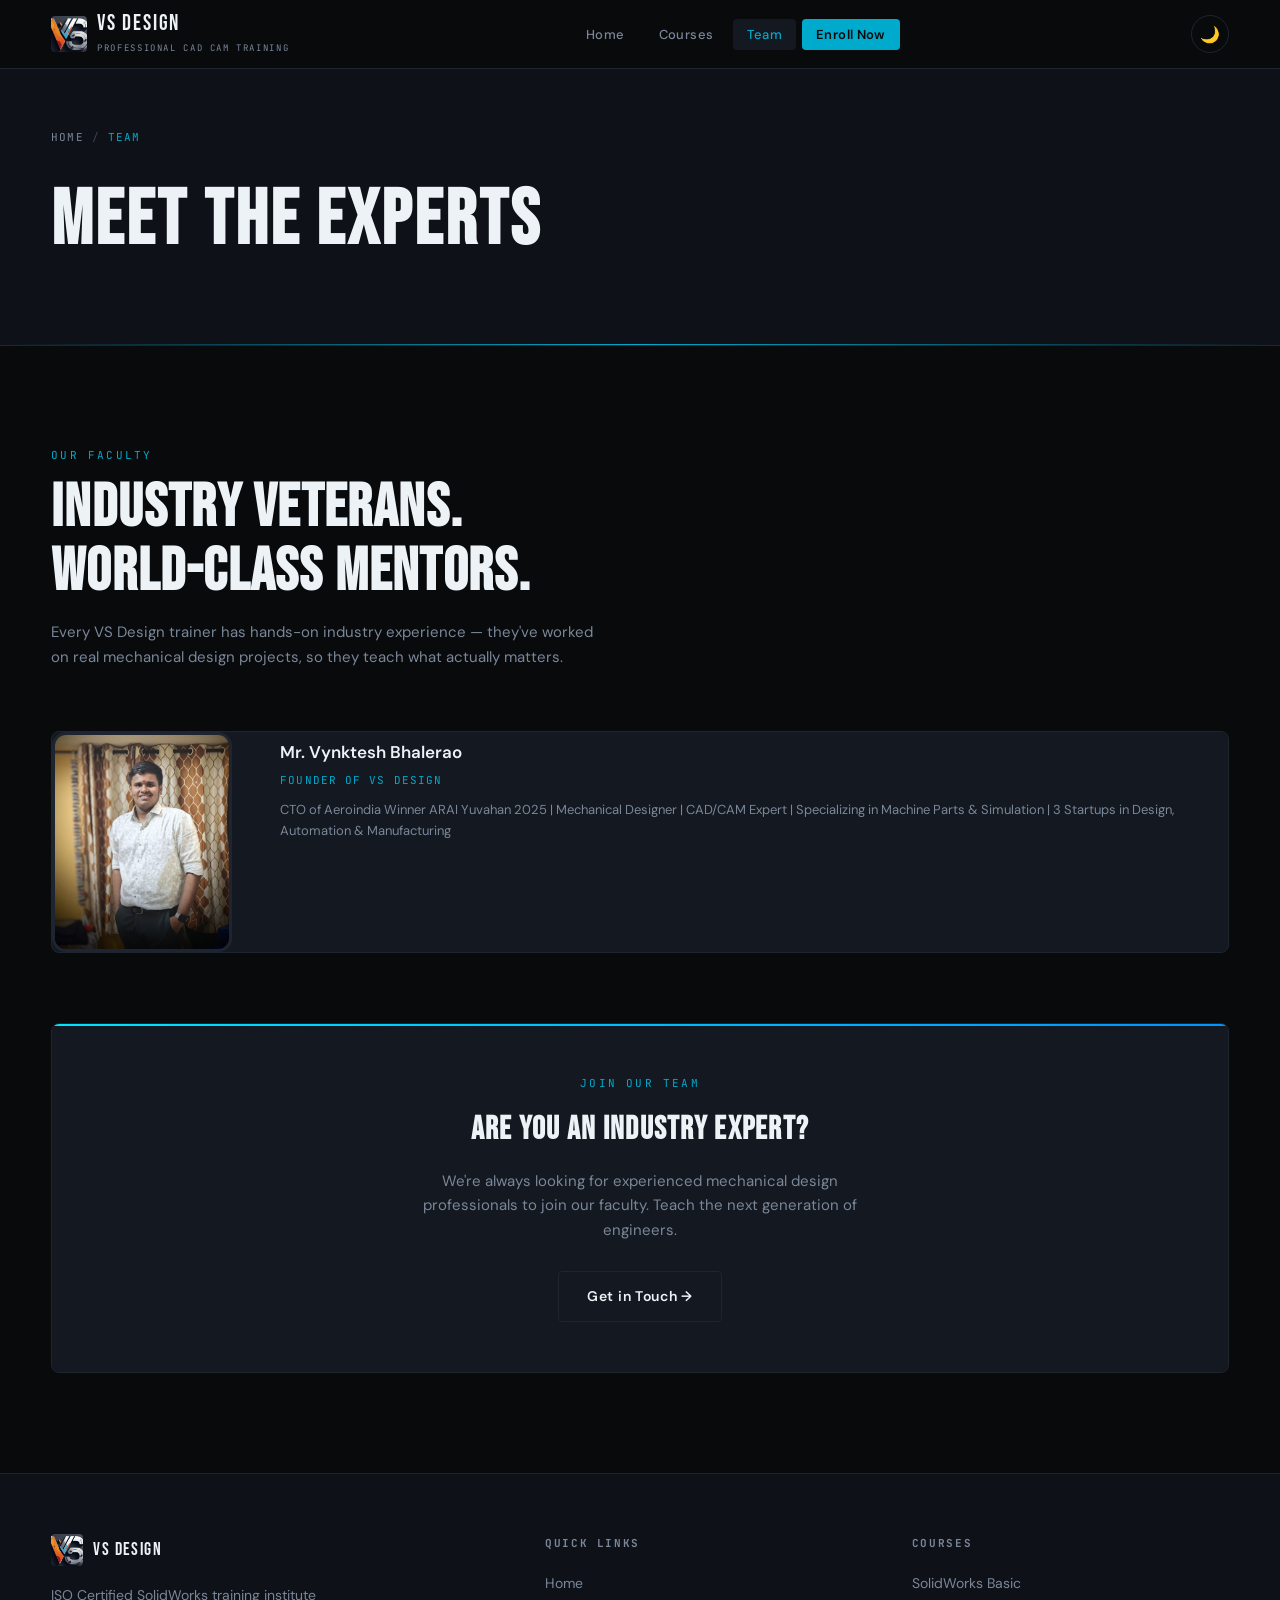
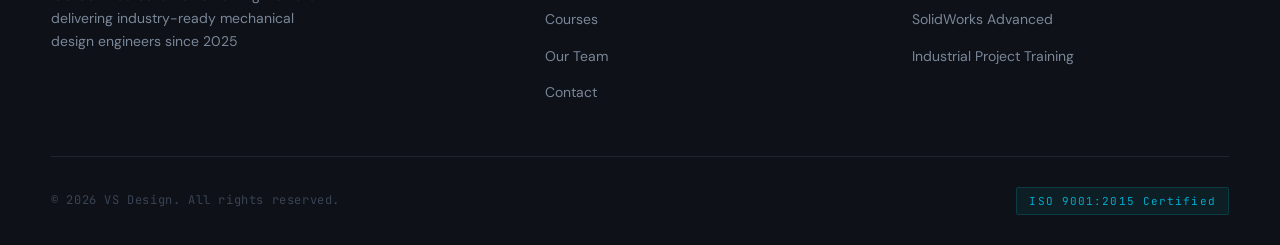
<file: team.html>
<!DOCTYPE html>
<html lang="en">
<head>
  <meta charset="UTF-8">
  <title>Our Team | VS Design Professional CAD CAM Training</title>
  <meta name="viewport" content="width=device-width, initial-scale=1.0">
  <link rel="stylesheet" href="css/style.css">
  <style>
    /* ── Team card: horizontal layout with small photo on the left ── */
    .team-card {
      display: flex;
      flex-direction: row;
      align-items: flex-start;
      gap: 24px;
    }

    .team-img-wrap {
      flex-shrink: 0;
      width: 180px;
      height: 220px;
      border-radius: 14px;
      overflow: hidden;
      border: 3px solid var(--border, rgba(37,99,235,0.3));
    }

    .team-img-wrap img {
      width: 100%;
      height: 100%;
      object-fit: cover;
      object-position: top center;
      display: block;
    }

    .team-placeholder {
      width: 100%;
      height: 100%;
      display: flex;
      align-items: center;
      justify-content: center;
      background: linear-gradient(135deg, #1e3a5f, #2563eb);
      color: #fff;
      font-size: 28px;
      font-weight: 700;
    }

    .team-info {
      flex: 1;
      padding-top: 6px;
    }

    /* Responsive: stack vertically on small screens */
    @media (max-width: 480px) {
      .team-card {
        flex-direction: column;
        align-items: center;
        text-align: center;
      }
    }
  </style>
</head>
<body>

<!-- ─── Header ─── -->
<header>
  <div class="container nav-inner">
    <a href="index.html" class="logo">
      <img src="vsdesgn.jpg" alt="VS Design Logo" class="logo-img" onerror="this.style.display='none'; this.nextElementSibling.style.display='flex'">
      <div class="logo-mark" style="display:none">VS</div>
      <div>
        <span class="logo-text">VS DESIGN</span>
        <span class="logo-sub">Professional CAD CAM Training</span>
      </div>
    </a>
    <nav>
      <ul>
        <li><a href="index.html">Home</a></li>
        <li><a href="courses.html">Courses</a></li>
        <li><a href="team.html" class="active">Team</a></li>
        <li><a href="contact.html" class="nav-cta">Enroll Now</a></li>
      </ul>
    </nav>
    <button class="theme-toggle" aria-label="Toggle theme">
      <span class="icon-moon">🌙</span>
      <span class="icon-sun">☀️</span>
    </button>
    <button class="hamburger" aria-label="Toggle menu">
      <span></span><span></span><span></span>
    </button>
  </div>
</header>

<!-- ─── Page Header ─── -->
<section class="page-header">
  <div class="container page-header-inner">
    <div class="breadcrumb">
      <a href="index.html">Home</a>
      <span class="breadcrumb-sep">/</span>
      <span class="breadcrumb-current">Team</span>
    </div>
    <h1>Meet The Experts</h1>
  </div>
</section>

<!-- ─── Team ─── -->
<section class="team-section">
  <div class="container">

    <div class="section-header">
      <span class="section-label">Our Faculty</span>
      <h2 class="section-title">Industry Veterans.<br>World-Class Mentors.</h2>
      <p class="section-desc" style="margin-top:16px;">
        Every VS Design trainer has hands-on industry experience — they've worked on real mechanical design projects, so they teach what actually matters.
      </p>
    </div>

    <!-- FIX: .team-grid is now properly closed after all cards -->
    <div class="team-grid">

      <div class="team-card fade-up" data-delay="0">
        <div class="team-img-wrap">
          <img src="vynk_11.jpeg" alt="Mr. Vynktesh Bhalerao" onerror="this.style.display='none'; this.nextElementSibling.style.display='flex'">
          <div class="team-placeholder" style="display:none">VB</div>
        </div>
        <div class="team-info">
          <div class="team-name">Mr. Vynktesh Bhalerao</div>
          <div class="team-role">Founder Of VS Design</div>
          <div class="team-exp">CTO of Aeroindia Winner ARAI Yuvahan 2025 | Mechanical Designer | CAD/CAM Expert | Specializing in Machine Parts &amp; Simulation | 3 Startups in Design, Automation &amp; Manufacturing</div>
        </div>
      </div>

    </div><!-- /team-grid -->

    <!-- FIX: Hiring strip is now a sibling of .team-grid, not a child of it -->
    <div class="hiring-strip fade-up" style="margin-top:70px; padding:50px 40px; background:var(--surface); border:1px solid var(--border); border-radius:8px; text-align:center; position:relative; overflow:hidden;">
      <div style="position:absolute;top:0;left:0;right:0;height:2px;background:var(--gradient);"></div>
      <span class="section-label">Join Our Team</span>
      <h3 style="font-family:var(--font-display);font-size:2rem;color:var(--white);letter-spacing:0.04em;margin-bottom:12px;">Are You an Industry Expert?</h3>
      <p style="color:var(--text-dim);font-size:15px;max-width:480px;margin:0 auto 28px;">We're always looking for experienced mechanical design professionals to join our faculty. Teach the next generation of engineers.</p>
      <a href="contact.html" class="btn btn-outline">Get in Touch →</a>
    </div><!-- /hiring-strip -->

  </div><!-- /container -->
</section><!-- /team-section -->

<!-- ─── Footer ─── -->
<footer>
  <div class="container">
    <div class="footer-grid">
      <div class="footer-brand">
        <div class="logo">
          <img src="vsdesgn.jpg" alt="VS Design" class="logo-img" style="width:32px;height:32px;" onerror="this.style.display='none'; this.nextElementSibling.style.display='flex'">
          <div class="logo-mark" style="display:none;width:32px;height:32px;font-size:15px;">VS</div>
          <div><span class="logo-text" style="font-size:18px;">VS DESIGN</span></div>
        </div>
        <p>ISO Certified SolidWorks training institute delivering industry-ready mechanical design engineers since 2025</p>
      </div>
      <div class="footer-col">
        <h4>Quick Links</h4>
        <ul>
          <li><a href="index.html">Home</a></li>
          <li><a href="courses.html">Courses</a></li>
          <li><a href="team.html">Our Team</a></li>
          <li><a href="contact.html">Contact</a></li>
        </ul>
      </div>
      <div class="footer-col">
        <h4>Courses</h4>
        <ul>
          <li><a href="courses.html">SolidWorks Basic</a></li>
          <li><a href="courses.html">SolidWorks Advanced</a></li>
          <li><a href="courses.html">Industrial Project Training</a></li>
        </ul>
      </div>
    </div><!-- /footer-grid -->
    <div class="footer-bottom">
      <span class="footer-copy">© 2026 VS Design. All rights reserved.</span>
      <span class="footer-iso">ISO 9001:2015 Certified</span>
    </div>
  </div><!-- /container -->
</footer>

<script src="js/script.js"></script>
</body>
</html>
</file>
<file: css/style.css>
/* =============================================
   VS DESIGN — Production CSS
   Aesthetic: Industrial Precision / Engineering
   ============================================= */

@import url('https://fonts.googleapis.com/css2?family=Bebas+Neue&family=DM+Sans:ital,opsz,wght@0,9..40,300;0,9..40,400;0,9..40,500;0,9..40,600;1,9..40,300&family=JetBrains+Mono:wght@400;500&display=swap');

/* ─── CSS Variables — Dark Mode (default) ─── */
:root {
  --black:    #080A0C;
  --dark:     #0E1117;
  --surface:  #141820;
  --border:   #1E2530;
  --muted:    #3A4455;
  --text-dim: #7A8799;
  --text:     #C8D4E0;
  --white:    #EDF2F7;
  --accent:   #00AACC;
  --accent2:  #FF6B35;
  --gold:     #F5C518;
  --gradient: linear-gradient(135deg, #00E5FF 0%, #0094FF 100%);
  --font-display: 'Bebas Neue', sans-serif;
  --font-body:    'DM Sans', sans-serif;
  --font-mono:    'JetBrains Mono', monospace;
  --radius:   4px;
  --transition: 0.3s cubic-bezier(0.4, 0, 0.2, 1);
  /* Header bg (used inline for glass effect) */
  --header-bg: rgba(8, 10, 12, 0.92);
}

/* ─── Light Mode Variables ─── */
[data-theme="light"] {
  --black:    #F0F4F8;
  --dark:     #E2E8F0;
  --surface:  #FFFFFF;
  --border:   #CBD5E1;
  --muted:    #94A3B8;
  --text-dim: #64748B;
  --text:     #334155;
  --white:    #0F172A;
  --accent:   #0284C7;
  --accent2:  #EA580C;
  --gold:     #D97706;
  --gradient: linear-gradient(135deg, #0284C7 0%, #0EA5E9 100%);
  --header-bg: rgba(240, 244, 248, 0.92);
}

[data-theme="light"] header {
  background: var(--header-bg) !important;
  border-bottom-color: var(--border);
}

[data-theme="light"] .hero-bg {
  background:
    radial-gradient(ellipse 80% 60% at 60% 50%, rgba(2,132,199,0.07) 0%, transparent 70%),
    radial-gradient(ellipse 40% 40% at 80% 20%, rgba(14,165,233,0.05) 0%, transparent 60%),
    var(--black);
}

[data-theme="light"] .hero-grid {
  opacity: 0.2;
}

[data-theme="light"] .btn-outline {
  color: var(--text);
  border-color: var(--border);
}

[data-theme="light"] .btn-outline:hover {
  color: var(--accent);
  border-color: var(--accent);
}

[data-theme="light"] .btn-primary:hover {
  background: var(--white);
  color: var(--surface);
}

[data-theme="light"] .iso-card {
  box-shadow: 0 4px 24px rgba(0,0,0,0.06);
}

[data-theme="light"] .team-placeholder {
  background: linear-gradient(135deg, #E2E8F0, #CBD5E1);
  color: #94A3B8;
}

[data-theme="light"] .review-card {
  box-shadow: 0 4px 20px rgba(0,0,0,0.06);
}

[data-theme="light"] .course-card:hover,
[data-theme="light"] .team-card:hover,
[data-theme="light"] .feature-item:hover {
  box-shadow: 0 12px 40px rgba(2,132,199,0.12);
}

[data-theme="light"] .form-group input,
[data-theme="light"] .form-group textarea,
[data-theme="light"] .form-group select {
  background: var(--dark);
  color: var(--white);
}

[data-theme="light"] .form-group input::placeholder,
[data-theme="light"] .form-group textarea::placeholder {
  color: var(--muted);
}

[data-theme="light"] .form-group select option {
  background: var(--dark);
  color: var(--white);
}

[data-theme="light"] nav.open ul {
  background: var(--dark);
}

[data-theme="light"] .nav-cta {
  color: #fff !important;
}

/* ─── Theme Toggle Button ─── */
.theme-toggle {
  width: 38px;
  height: 38px;
  border-radius: 50%;
  border: 1.5px solid var(--border);
  background: transparent;
  color: var(--text-dim);
  cursor: pointer;
  display: flex;
  align-items: center;
  justify-content: center;
  font-size: 16px;
  transition: var(--transition);
  flex-shrink: 0;
  margin-left: 8px;
}

.theme-toggle:hover {
  border-color: var(--accent);
  color: var(--accent);
  transform: rotate(20deg);
}

/* Sun icon visible in dark mode, Moon in light */
.theme-toggle .icon-sun  { display: none; }
.theme-toggle .icon-moon { display: block; }

[data-theme="light"] .theme-toggle .icon-sun  { display: block; }
[data-theme="light"] .theme-toggle .icon-moon { display: none; }

/* ─── Reset ─── */
*, *::before, *::after {
  margin: 0; padding: 0;
  box-sizing: border-box;
}

html { scroll-behavior: smooth; }

body {
  background: var(--black);
  color: var(--text);
  font-family: var(--font-body);
  font-size: 16px;
  line-height: 1.65;
  overflow-x: hidden;
}

img { max-width: 100%; display: block; }
a { color: inherit; text-decoration: none; }

/* ─── Utility ─── */
.container {
  width: 92%;
  max-width: 1200px;
  margin: 0 auto;
}

.accent { color: var(--accent); }
.tag {
  display: inline-block;
  font-family: var(--font-mono);
  font-size: 11px;
  letter-spacing: 0.15em;
  text-transform: uppercase;
  color: var(--accent);
  border: 1px solid var(--accent);
  padding: 3px 10px;
  border-radius: 2px;
  margin-bottom: 16px;
}

.btn {
  display: inline-flex;
  align-items: center;
  gap: 8px;
  padding: 13px 28px;
  font-family: var(--font-body);
  font-size: 14px;
  font-weight: 600;
  letter-spacing: 0.05em;
  border-radius: var(--radius);
  transition: var(--transition);
  cursor: pointer;
  border: none;
}

.btn-primary {
  background: var(--accent);
  color: var(--black);
}
.btn-primary:hover {
  background: #fff;
  transform: translateY(-2px);
  box-shadow: 0 8px 30px rgba(0,229,255,0.3);
}

.btn-outline {
  background: transparent;
  color: var(--white);
  border: 1.5px solid var(--border);
}
.btn-outline:hover {
  border-color: var(--accent);
  color: var(--accent);
  transform: translateY(-2px);
}

.section-label {
  font-family: var(--font-mono);
  font-size: 11px;
  letter-spacing: 0.2em;
  text-transform: uppercase;
  color: var(--accent);
  display: block;
  margin-bottom: 12px;
}

.section-title {
  font-family: var(--font-display);
  font-size: clamp(2.2rem, 5vw, 3.8rem);
  color: var(--white);
  line-height: 1.05;
  letter-spacing: 0.02em;
}

.section-desc {
  color: var(--text-dim);
  font-size: 15px;
  max-width: 560px;
  line-height: 1.7;
}

/* ─── Header / Nav ─── */
header {
  position: fixed;
  top: 0; left: 0; right: 0;
  z-index: 1000;
  background: var(--header-bg);
  backdrop-filter: blur(16px);
  -webkit-backdrop-filter: blur(16px);
  border-bottom: 1px solid var(--border);
  transition: var(--transition);
}

.nav-inner {
  display: flex;
  align-items: center;
  justify-content: space-between;
  height: 68px;
}

.logo {
  display: flex;
  align-items: center;
  gap: 10px;
}

.logo-mark {
  width: 36px;
  height: 36px;
  background: var(--gradient);
  border-radius: var(--radius);
  display: flex;
  align-items: center;
  justify-content: center;
  font-family: var(--font-display);
  font-size: 18px;
  color: var(--black);
  letter-spacing: 0;
  flex-shrink: 0;
}

.logo-img {
  width: 36px;
  height: 36px;
  border-radius: var(--radius);
  object-fit: cover;
}

.logo-text {
  font-family: var(--font-display);
  font-size: 22px;
  color: var(--white);
  letter-spacing: 0.08em;
  line-height: 1;
}

.logo-sub {
  font-family: var(--font-mono);
  font-size: 9px;
  color: var(--text-dim);
  letter-spacing: 0.18em;
  text-transform: uppercase;
  display: block;
  margin-top: 2px;
}

nav ul {
  display: flex;
  list-style: none;
  align-items: center;
  gap: 6px;
}

nav ul li a {
  font-size: 13px;
  font-weight: 500;
  color: var(--text-dim);
  padding: 7px 14px;
  border-radius: var(--radius);
  transition: var(--transition);
  letter-spacing: 0.03em;
}

nav ul li a:hover,
nav ul li a.active {
  color: var(--white);
  background: var(--surface);
}

nav ul li a.active {
  color: var(--accent);
}

.nav-cta {
  background: var(--accent) !important;
  color: var(--black) !important;
  font-weight: 600 !important;
}

.nav-cta:hover {
  background: #fff !important;
}

/* ─── Hamburger ─── */
.hamburger {
  display: none;
  flex-direction: column;
  gap: 5px;
  cursor: pointer;
  padding: 4px;
  background: none;
  border: none;
}
.hamburger span {
  width: 22px; height: 2px;
  background: var(--white);
  border-radius: 2px;
  transition: var(--transition);
  display: block;
}

/* ─── Hero ─── */
.hero {
  min-height: 100vh;
  display: flex;
  align-items: center;
  position: relative;
  padding-top: 68px;
  overflow: hidden;
}

/* Two-column hero layout */
.hero-layout {
  display: grid;
  grid-template-columns: 1fr 420px;
  gap: 60px;
  align-items: center;
  width: 92%;
  max-width: 1200px;
  margin: 0 auto;
}

.hero-bg {
  position: absolute;
  inset: 0;
  background:
    radial-gradient(ellipse 80% 60% at 60% 50%, rgba(0,148,255,0.08) 0%, transparent 70%),
    radial-gradient(ellipse 40% 40% at 80% 20%, rgba(0,229,255,0.06) 0%, transparent 60%),
    var(--black);
}

.hero-grid {
  position: absolute;
  inset: 0;
  background-image:
    linear-gradient(var(--border) 1px, transparent 1px),
    linear-gradient(90deg, var(--border) 1px, transparent 1px);
  background-size: 60px 60px;
  opacity: 0.4;
  mask-image: radial-gradient(ellipse 80% 80% at 50% 50%, black, transparent);
}

.hero-content {
  position: relative;
  z-index: 2;
  max-width: 680px;
}

/* ─── Hero Logo Panel (right side) ─── */
.hero-logo-panel {
  position: relative;
  z-index: 2;
  display: flex;
  align-items: center;
  justify-content: center;
  animation: fadeUp 0.8s 0.35s ease both;
}

/* Decorative rotating rings */
.hero-logo-ring {
  position: absolute;
  border-radius: 50%;
  border: 1px solid rgba(0,229,255,0.12);
  animation: spinRing 18s linear infinite;
  pointer-events: none;
}

.hero-logo-ring--outer {
  width: 380px;
  height: 380px;
  border-style: dashed;
  border-color: rgba(0,229,255,0.08);
  animation-duration: 28s;
}

.hero-logo-ring--mid {
  width: 300px;
  height: 300px;
  border-color: rgba(0,229,255,0.14);
  animation-direction: reverse;
  animation-duration: 20s;
}

@keyframes spinRing {
  from { transform: rotate(0deg); }
  to   { transform: rotate(360deg); }
}

/* Main card holding the logo */
.hero-logo-card {
  width: 240px;
  height: 240px;
  background: var(--surface);
  border: 1px solid var(--border);
  border-radius: 24px;
  display: flex;
  flex-direction: column;
  align-items: center;
  justify-content: center;
  gap: 16px;
  position: relative;
  box-shadow:
    0 0 0 1px rgba(0,229,255,0.08),
    0 24px 60px rgba(0,0,0,0.4),
    0 0 80px rgba(0,229,255,0.06);
  transition: var(--transition);
  overflow: visible;
}

.hero-logo-card::before {
  content: '';
  position: absolute;
  inset: -1px;
  border-radius: 24px;
  background: var(--gradient);
  z-index: -1;
  opacity: 0.2;
}

.hero-logo-card:hover {
  transform: translateY(-6px);
  box-shadow:
    0 0 0 1px rgba(0,229,255,0.2),
    0 32px 80px rgba(0,0,0,0.5),
    0 0 100px rgba(0,229,255,0.1);
}

/* Actual logo image inside the card */
.hero-logo-img {
  width: 160px;
  height: 160px;
  object-fit: contain;
  border-radius: 12px;
}

/* Fallback initials if image missing */
.hero-logo-fallback {
  flex-direction: column;
  align-items: center;
  gap: 4px;
}

.hero-logo-initials {
  font-family: var(--font-display);
  font-size: 5rem;
  line-height: 1;
  background: var(--gradient);
  -webkit-background-clip: text;
  -webkit-text-fill-color: transparent;
  background-clip: text;
}

.hero-logo-name {
  font-family: var(--font-mono);
  font-size: 11px;
  letter-spacing: 0.3em;
  color: var(--text-dim);
  text-transform: uppercase;
}

/* ISO badge pinned to bottom of card */
.hero-logo-badge {
  position: absolute;
  bottom: -16px;
  left: 50%;
  transform: translateX(-50%);
  background: var(--dark);
  border: 1px solid var(--border);
  border-radius: 20px;
  padding: 5px 14px;
  display: flex;
  align-items: center;
  gap: 6px;
  font-family: var(--font-mono);
  font-size: 10px;
  color: var(--accent);
  letter-spacing: 0.1em;
  white-space: nowrap;
  box-shadow: 0 4px 16px rgba(0,0,0,0.3);
}

/* Floating discipline chips */
.hero-chip {
  position: absolute;
  background: var(--surface);
  border: 1px solid var(--border);
  border-radius: 6px;
  padding: 6px 14px;
  font-family: var(--font-mono);
  font-size: 11px;
  letter-spacing: 0.12em;
  text-transform: uppercase;
  color: var(--accent);
  box-shadow: 0 4px 20px rgba(0,0,0,0.3);
  animation: floatChip 3s ease-in-out infinite;
}

.hero-chip--1 {
  top: 12px;
  right: -20px;
  animation-delay: 0s;
}

.hero-chip--2 {
  bottom: 48px;
  right: -28px;
  animation-delay: 1s;
}

.hero-chip--3 {
  top: 50%;
  left: -36px;
  transform: translateY(-50%);
  animation-delay: 0.5s;
}

@keyframes floatChip {
  0%, 100% { transform: translateY(0); }
  50%       { transform: translateY(-7px); }
}

.hero-chip--3 {
  animation-name: floatChipLeft;
}

@keyframes floatChipLeft {
  0%, 100% { transform: translateY(-50%) translateX(0); }
  50%       { transform: translateY(-50%) translateX(-5px); }
}

/* Light mode adjustments for logo panel */
[data-theme="light"] .hero-logo-card {
  box-shadow:
    0 0 0 1px rgba(2,132,199,0.15),
    0 20px 50px rgba(0,0,0,0.12),
    0 0 60px rgba(2,132,199,0.08);
}

[data-theme="light"] .hero-logo-ring--outer {
  border-color: rgba(2,132,199,0.1);
}

[data-theme="light"] .hero-logo-ring--mid {
  border-color: rgba(2,132,199,0.15);
}

[data-theme="light"] .hero-logo-badge {
  box-shadow: 0 4px 16px rgba(0,0,0,0.1);
}

[data-theme="light"] .hero-chip {
  box-shadow: 0 4px 16px rgba(0,0,0,0.1);
}

.hero-eyebrow {
  display: flex;
  align-items: center;
  gap: 12px;
  margin-bottom: 28px;
  animation: fadeUp 0.7s ease both;
}

.eyebrow-badge {
  background: rgba(0,229,255,0.1);
  border: 1px solid rgba(0,229,255,0.25);
  color: var(--accent);
  font-family: var(--font-mono);
  font-size: 10px;
  letter-spacing: 0.15em;
  text-transform: uppercase;
  padding: 5px 12px;
  border-radius: 2px;
}

.eyebrow-line {
  width: 40px; height: 1px;
  background: var(--muted);
}

.eyebrow-text {
  font-family: var(--font-mono);
  font-size: 11px;
  color: var(--text-dim);
  letter-spacing: 0.12em;
  text-transform: uppercase;
}

.hero h1 {
  font-family: var(--font-display);
  font-size: clamp(3.5rem, 8vw, 7rem);
  color: var(--white);
  line-height: 0.95;
  letter-spacing: 0.02em;
  margin-bottom: 24px;
  animation: fadeUp 0.7s 0.1s ease both;
}

.hero h1 .line2 {
  color: var(--accent);
  display: block;
}

.hero-desc {
  font-size: 17px;
  color: var(--text-dim);
  max-width: 500px;
  margin-bottom: 40px;
  animation: fadeUp 0.7s 0.2s ease both;
  line-height: 1.7;
}

.hero-actions {
  display: flex;
  gap: 14px;
  flex-wrap: wrap;
  animation: fadeUp 0.7s 0.3s ease both;
}

.hero-stats {
  display: flex;
  gap: 40px;
  margin-top: 60px;
  padding-top: 40px;
  border-top: 1px solid var(--border);
  animation: fadeUp 0.7s 0.4s ease both;
  flex-wrap: wrap;
}

.stat-item {}

.stat-num {
  font-family: var(--font-display);
  font-size: 2.8rem;
  color: var(--white);
  line-height: 1;
  letter-spacing: 0.02em;
}

.stat-num span {
  color: var(--accent);
}

.stat-label {
  font-size: 12px;
  color: var(--text-dim);
  letter-spacing: 0.08em;
  text-transform: uppercase;
  margin-top: 4px;
  font-family: var(--font-mono);
}

/* ─── About / Why Strip ─── */
.why-section {
  padding: 100px 0;
  background: var(--dark);
  border-top: 1px solid var(--border);
  border-bottom: 1px solid var(--border);
}

.why-grid {
  display: grid;
  grid-template-columns: 1fr 1fr;
  gap: 80px;
  align-items: center;
}

.why-features {
  display: grid;
  grid-template-columns: 1fr 1fr;
  gap: 24px;
  margin-top: 40px;
}

.feature-item {
  padding: 22px;
  background: var(--surface);
  border: 1px solid var(--border);
  border-radius: var(--radius);
  transition: var(--transition);
}

.feature-item:hover {
  border-color: var(--accent);
  transform: translateY(-3px);
}

.feature-icon {
  width: 38px;
  height: 38px;
  background: rgba(0,229,255,0.08);
  border-radius: var(--radius);
  display: flex;
  align-items: center;
  justify-content: center;
  margin-bottom: 14px;
  font-size: 18px;
}

.feature-title {
  font-size: 14px;
  font-weight: 600;
  color: var(--white);
  margin-bottom: 6px;
}

.feature-desc {
  font-size: 13px;
  color: var(--text-dim);
  line-height: 1.5;
}

.why-visual {
  position: relative;
}

.iso-card {
  background: var(--surface);
  border: 1px solid var(--border);
  border-radius: 8px;
  padding: 40px;
  text-align: center;
  position: relative;
  overflow: hidden;
}

.iso-card::before {
  content: '';
  position: absolute;
  top: 0; left: 0; right: 0;
  height: 2px;
  background: var(--gradient);
}

.iso-badge {
  width: 90px;
  height: 90px;
  border-radius: 50%;
  background: rgba(0,229,255,0.06);
  border: 2px solid rgba(0,229,255,0.2);
  display: flex;
  align-items: center;
  justify-content: center;
  margin: 0 auto 20px;
  font-size: 36px;
}

.iso-title {
  font-family: var(--font-display);
  font-size: 1.8rem;
  color: var(--white);
  letter-spacing: 0.05em;
  margin-bottom: 8px;
}

.iso-subtitle {
  font-family: var(--font-mono);
  font-size: 11px;
  color: var(--text-dim);
  letter-spacing: 0.15em;
  text-transform: uppercase;
}

/* ─── Courses ─── */
.courses-section {
  padding: 100px 0;
}

.section-header {
  margin-bottom: 60px;
}

.section-header .section-desc {
  margin-top: 16px;
}

.course-grid {
  display: grid;
  grid-template-columns: repeat(auto-fit, minmax(300px, 1fr));
  gap: 24px;
}

.course-card {
  background: var(--surface);
  border: 1px solid var(--border);
  border-radius: 8px;
  overflow: hidden;
  transition: var(--transition);
  display: flex;
  flex-direction: column;
}

.course-card:hover {
  border-color: var(--accent);
  transform: translateY(-6px);
  box-shadow: 0 20px 60px rgba(0,229,255,0.08);
}

.course-card-top {
  padding: 28px 28px 0;
}

.course-level {
  font-family: var(--font-mono);
  font-size: 10px;
  letter-spacing: 0.15em;
  text-transform: uppercase;
  padding: 3px 10px;
  border-radius: 2px;
  display: inline-block;
  margin-bottom: 18px;
}

.level-beginner { background: rgba(0,229,255,0.1); color: var(--accent); }
.level-advanced { background: rgba(255,107,53,0.1); color: var(--accent2); }
.level-pro      { background: rgba(245,197,24,0.1); color: var(--gold); }

.course-card h3 {
  font-family: var(--font-display);
  font-size: 1.7rem;
  color: var(--white);
  letter-spacing: 0.03em;
  margin-bottom: 12px;
  line-height: 1.1;
}

.course-card p {
  font-size: 14px;
  color: var(--text-dim);
  line-height: 1.65;
}

.course-topics {
  list-style: none;
  margin-top: 18px;
  display: flex;
  flex-direction: column;
  gap: 8px;
}

.course-topics li {
  font-size: 13px;
  color: var(--text-dim);
  display: flex;
  align-items: center;
  gap: 8px;
}

.course-topics li::before {
  content: '';
  width: 5px;
  height: 5px;
  border-radius: 50%;
  background: var(--accent);
  flex-shrink: 0;
  opacity: 0.7;
}

.course-card-bottom {
  padding: 24px 28px 28px;
  margin-top: auto;
  display: flex;
  align-items: center;
  justify-content: space-between;
  border-top: 1px solid var(--border);
  margin-top: 24px;
}

.course-duration {
  display: flex;
  align-items: center;
  gap: 8px;
  font-family: var(--font-mono);
  font-size: 12px;
  color: var(--text-dim);
}

.course-arrow {
  width: 34px;
  height: 34px;
  border: 1px solid var(--border);
  border-radius: 50%;
  display: flex;
  align-items: center;
  justify-content: center;
  font-size: 14px;
  color: var(--text-dim);
  transition: var(--transition);
}

.course-card:hover .course-arrow {
  background: var(--accent);
  border-color: var(--accent);
  color: var(--black);
}

/* ─── Reviews ─── */
.reviews-section {
  padding: 100px 0;
  background: var(--dark);
  border-top: 1px solid var(--border);
  border-bottom: 1px solid var(--border);
}

.reviews-wrapper {
  position: relative;
  margin-top: 50px;
}

.review-track {
  overflow: hidden;
}

.review {
  display: none;
}

.review.active {
  display: block;
  animation: fadeIn 0.5s ease;
}

@keyframes fadeIn {
  from { opacity: 0; transform: translateY(10px); }
  to { opacity: 1; transform: translateY(0); }
}

.review-card {
  max-width: 700px;
  margin: 0 auto;
  text-align: center;
  padding: 50px 40px;
  background: var(--surface);
  border: 1px solid var(--border);
  border-radius: 8px;
  position: relative;
}

.review-card::before {
  content: '\201C';
  font-family: var(--font-display);
  font-size: 8rem;
  color: var(--accent);
  opacity: 0.15;
  position: absolute;
  top: -10px;
  left: 30px;
  line-height: 1;
}

.review-stars {
  display: flex;
  gap: 4px;
  justify-content: center;
  margin-bottom: 22px;
  font-size: 14px;
  color: var(--gold);
}

.review-text {
  font-size: 18px;
  color: var(--text);
  font-style: italic;
  line-height: 1.7;
  margin-bottom: 28px;
  font-weight: 300;
}

.review-author {
  font-weight: 600;
  color: var(--white);
  font-size: 15px;
}

.review-role {
  font-family: var(--font-mono);
  font-size: 11px;
  color: var(--accent);
  letter-spacing: 0.1em;
  text-transform: uppercase;
  margin-top: 4px;
}

.review-dots {
  display: flex;
  justify-content: center;
  gap: 8px;
  margin-top: 28px;
}

.review-dot {
  width: 6px;
  height: 6px;
  border-radius: 50%;
  background: var(--muted);
  cursor: pointer;
  transition: var(--transition);
  border: none;
  padding: 0;
}

.review-dot.active {
  background: var(--accent);
  width: 20px;
  border-radius: 3px;
}

/* ─── Team ─── */
.team-section {
  padding: 100px 0;
}

.team-grid {
  display: grid;
  grid-template-columns: repeat(auto-fit, minmax(280px, 1fr));
  gap: 28px;
  margin-top: 60px;
}

.team-card {
  background: var(--surface);
  border: 1px solid var(--border);
  border-radius: 8px;
  overflow: hidden;
  transition: var(--transition);
}

.team-card:hover {
  border-color: var(--accent);
  transform: translateY(-4px);
  box-shadow: 0 16px 50px rgba(0,229,255,0.07);
}

.team-img-wrap {
  position: relative;
  aspect-ratio: 4/3;
  overflow: hidden;
  background: var(--dark);
}

.team-img-wrap img {
  width: 100%;
  height: 100%;
  object-fit: cover;
  filter: grayscale(20%);
  transition: var(--transition);
}

.team-card:hover .team-img-wrap img {
  filter: grayscale(0%);
  transform: scale(1.03);
}

.team-placeholder {
  width: 100%;
  height: 100%;
  display: flex;
  align-items: center;
  justify-content: center;
  font-family: var(--font-display);
  font-size: 4rem;
  color: var(--muted);
  background: linear-gradient(135deg, var(--surface), var(--dark));
}

.team-info {
  padding: 24px;
}

.team-name {
  font-size: 17px;
  font-weight: 600;
  color: var(--white);
  margin-bottom: 5px;
}

.team-role {
  font-family: var(--font-mono);
  font-size: 11px;
  color: var(--accent);
  letter-spacing: 0.1em;
  text-transform: uppercase;
}

.team-exp {
  font-size: 13px;
  color: var(--text-dim);
  margin-top: 10px;
}

/* ─── Contact ─── */
.contact-section {
  padding: 100px 0;
}

.contact-grid {
  display: grid;
  grid-template-columns: 1fr 1.4fr;
  gap: 60px;
  align-items: start;
}

.contact-info h2 {
  font-family: var(--font-display);
  font-size: 2.4rem;
  color: var(--white);
  margin-bottom: 16px;
  line-height: 1.05;
}

.contact-info p {
  color: var(--text-dim);
  font-size: 15px;
  margin-bottom: 40px;
  line-height: 1.7;
}

.contact-item {
  display: flex;
  align-items: flex-start;
  gap: 16px;
  margin-bottom: 22px;
}

.contact-icon {
  width: 42px;
  height: 42px;
  background: rgba(0,229,255,0.08);
  border: 1px solid rgba(0,229,255,0.15);
  border-radius: var(--radius);
  display: flex;
  align-items: center;
  justify-content: center;
  font-size: 18px;
  flex-shrink: 0;
}

.contact-item-label {
  font-family: var(--font-mono);
  font-size: 10px;
  color: var(--text-dim);
  letter-spacing: 0.12em;
  text-transform: uppercase;
  margin-bottom: 3px;
}

.contact-item-value {
  font-size: 14px;
  color: var(--white);
}

.contact-form-wrap {
  background: var(--surface);
  border: 1px solid var(--border);
  border-radius: 8px;
  padding: 40px;
  position: relative;
  overflow: hidden;
}

.contact-form-wrap::before {
  content: '';
  position: absolute;
  top: 0; left: 0; right: 0;
  height: 2px;
  background: var(--gradient);
}

.form-row {
  display: grid;
  grid-template-columns: 1fr 1fr;
  gap: 16px;
}

.form-group {
  display: flex;
  flex-direction: column;
  gap: 7px;
  margin-bottom: 16px;
}

.form-group label {
  font-family: var(--font-mono);
  font-size: 11px;
  color: var(--text-dim);
  letter-spacing: 0.1em;
  text-transform: uppercase;
}

.form-group input,
.form-group textarea,
.form-group select {
  background: var(--dark);
  border: 1px solid var(--border);
  color: var(--white);
  padding: 12px 16px;
  font-family: var(--font-body);
  font-size: 14px;
  border-radius: var(--radius);
  transition: var(--transition);
  outline: none;
  width: 100%;
}

.form-group input::placeholder,
.form-group textarea::placeholder {
  color: var(--muted);
}

.form-group input:focus,
.form-group textarea:focus,
.form-group select:focus {
  border-color: var(--accent);
  box-shadow: 0 0 0 3px rgba(0,229,255,0.08);
}

.form-group textarea {
  resize: vertical;
  min-height: 120px;
}

.form-group select option {
  background: var(--dark);
}

#formMessage {
  margin-top: 16px;
  font-family: var(--font-mono);
  font-size: 12px;
  color: var(--accent);
  letter-spacing: 0.08em;
}

/* ─── Page Header ─── */
.page-header {
  padding-top: calc(68px + 60px);
  padding-bottom: 60px;
  background: var(--dark);
  border-bottom: 1px solid var(--border);
  position: relative;
  overflow: hidden;
}

.page-header::after {
  content: '';
  position: absolute;
  bottom: 0; left: 0; right: 0;
  height: 1px;
  background: linear-gradient(90deg, transparent, var(--accent), transparent);
}

.page-header-inner {
  position: relative;
  z-index: 2;
}

.page-header h1 {
  font-family: var(--font-display);
  font-size: clamp(2.5rem, 6vw, 5rem);
  color: var(--white);
  letter-spacing: 0.04em;
  margin-top: 12px;
}

.breadcrumb {
  display: flex;
  align-items: center;
  gap: 8px;
  font-family: var(--font-mono);
  font-size: 11px;
  color: var(--text-dim);
  letter-spacing: 0.1em;
  text-transform: uppercase;
}

.breadcrumb a { color: var(--text-dim); transition: var(--transition); }
.breadcrumb a:hover { color: var(--accent); }
.breadcrumb-sep { color: var(--muted); }
.breadcrumb-current { color: var(--accent); }

/* ─── Footer ─── */
footer {
  background: var(--dark);
  border-top: 1px solid var(--border);
  padding: 60px 0 30px;
}

.footer-grid {
  display: grid;
  grid-template-columns: 1.4fr 1fr 1fr;
  gap: 50px;
  padding-bottom: 50px;
  border-bottom: 1px solid var(--border);
  margin-bottom: 30px;
}

.footer-brand .logo {
  margin-bottom: 18px;
}

.footer-brand p {
  font-size: 14px;
  color: var(--text-dim);
  line-height: 1.65;
  max-width: 280px;
}

.footer-col h4 {
  font-family: var(--font-mono);
  font-size: 11px;
  letter-spacing: 0.15em;
  text-transform: uppercase;
  color: var(--text-dim);
  margin-bottom: 18px;
}

.footer-col ul {
  list-style: none;
  display: flex;
  flex-direction: column;
  gap: 10px;
}

.footer-col ul li a {
  font-size: 14px;
  color: var(--text-dim);
  transition: var(--transition);
}

.footer-col ul li a:hover {
  color: var(--accent);
  padding-left: 4px;
}

.footer-bottom {
  display: flex;
  justify-content: space-between;
  align-items: center;
  flex-wrap: wrap;
  gap: 10px;
}

.footer-copy {
  font-family: var(--font-mono);
  font-size: 12px;
  color: var(--muted);
  letter-spacing: 0.05em;
}

.footer-iso {
  font-family: var(--font-mono);
  font-size: 11px;
  color: var(--accent);
  background: rgba(0,229,255,0.06);
  border: 1px solid rgba(0,229,255,0.15);
  padding: 4px 12px;
  border-radius: 2px;
  letter-spacing: 0.1em;
}

/* ─── Course Tabs ─── */
.course-tabs {
  display: flex;
  gap: 10px;
  margin-bottom: 32px;
  flex-wrap: wrap;
}

.course-tab {
  display: flex;
  flex-direction: column;
  align-items: flex-start;
  gap: 3px;
  padding: 14px 20px;
  background: var(--surface);
  border: 1px solid var(--border);
  border-radius: 8px;
  cursor: pointer;
  transition: var(--transition);
  min-width: 140px;
  flex: 1;
  text-align: left;
}

.course-tab:hover {
  border-color: var(--muted);
  transform: translateY(-2px);
}

.course-tab.active {
  border-color: var(--accent);
  background: rgba(0,229,255,0.04);
  box-shadow: 0 4px 20px rgba(0,229,255,0.07);
}

.tab-icon { font-size: 20px; margin-bottom: 4px; }

.tab-name {
  font-family: var(--font-display);
  font-size: 1.15rem;
  color: var(--white);
  letter-spacing: 0.04em;
  line-height: 1;
}

.course-tab.active .tab-name { color: var(--accent); }

.tab-tag {
  font-family: var(--font-mono);
  font-size: 10px;
  color: var(--text-dim);
  letter-spacing: 0.1em;
  text-transform: uppercase;
}

/* ─── Course Panels ─── */
.course-panels { position: relative; }

.course-panel {
  display: none;
  animation: panelIn 0.35s ease both;
}

.course-panel.active { display: block; }

@keyframes panelIn {
  from { opacity: 0; transform: translateY(14px); }
  to   { opacity: 1; transform: translateY(0); }
}

.course-panel-layout {
  display: grid;
  grid-template-columns: 1fr 300px;
  gap: 40px;
  align-items: start;
  background: var(--surface);
  border: 1px solid var(--border);
  border-radius: 12px;
  padding: 48px;
  position: relative;
  overflow: hidden;
}

.course-panel-layout::before {
  content: '';
  position: absolute;
  top: 0; left: 0; right: 0;
  height: 2px;
  background: var(--gradient);
}

.course-panel-badge {
  display: inline-block;
  font-family: var(--font-mono);
  font-size: 10px;
  letter-spacing: 0.15em;
  text-transform: uppercase;
  padding: 4px 12px;
  border-radius: 3px;
  margin-bottom: 18px;
}

.course-panel-title {
  font-family: var(--font-display);
  font-size: clamp(2.2rem, 5vw, 3.5rem);
  color: var(--white);
  letter-spacing: 0.03em;
  line-height: 1;
  margin-bottom: 18px;
}

.course-panel-desc {
  font-size: 15px;
  color: var(--text-dim);
  line-height: 1.75;
  max-width: 540px;
  margin-bottom: 32px;
}

.course-panel-topics h4 {
  font-family: var(--font-mono);
  font-size: 11px;
  letter-spacing: 0.18em;
  text-transform: uppercase;
  color: var(--text-dim);
  margin-bottom: 14px;
}

.course-panel-topics ul {
  list-style: none;
  display: grid;
  grid-template-columns: 1fr 1fr;
  gap: 10px 24px;
}

.course-panel-topics ul li {
  font-size: 14px;
  color: var(--text);
  display: flex;
  align-items: center;
  gap: 10px;
}

.topic-bullet {
  width: 6px;
  height: 6px;
  border-radius: 50%;
  background: var(--accent);
  flex-shrink: 0;
}

/* Meta info card (right side) */
.course-meta-card {
  background: var(--dark);
  border: 1px solid var(--border);
  border-radius: 10px;
  padding: 24px;
  display: flex;
  flex-direction: column;
  gap: 18px;
}

.course-meta-item {
  display: flex;
  align-items: flex-start;
  gap: 12px;
}

.meta-icon { font-size: 18px; flex-shrink: 0; margin-top: 1px; }

.course-meta-item div {
  display: flex;
  flex-direction: column;
  gap: 2px;
}

.meta-label {
  font-family: var(--font-mono);
  font-size: 10px;
  letter-spacing: 0.12em;
  text-transform: uppercase;
  color: var(--text-dim);
}

.meta-val {
  font-size: 13.5px;
  color: var(--white);
  font-weight: 500;
}

.course-meta-divider {
  height: 1px;
  background: var(--border);
  margin: 2px 0;
}

/* ─── What You'll Learn ─── */
.learn-section {
  padding: 80px 0 20px;
  background: var(--dark);
  border-top: 1px solid var(--border);
  border-bottom: 1px solid var(--border);
}

.learn-header { margin-bottom: 48px; }

.learn-grid {
  display: grid;
  grid-template-columns: 1fr 1fr;
  gap: 28px;
}

.learn-card {
  background: var(--surface);
  border: 1px solid var(--border);
  border-radius: 12px;
  padding: 36px;
  transition: var(--transition);
}

.learn-card:hover { border-color: var(--muted); }

.learn-card-header {
  display: flex;
  align-items: center;
  gap: 14px;
  margin-bottom: 28px;
  padding-bottom: 20px;
  border-bottom: 1px solid var(--border);
}

.learn-card-icon { font-size: 26px; }

.learn-card-header h3 {
  font-family: var(--font-display);
  font-size: 1.5rem;
  color: var(--white);
  letter-spacing: 0.03em;
  line-height: 1.1;
}

/* Skills grid */
.learn-skills-grid {
  display: grid;
  grid-template-columns: 1fr 1fr;
  gap: 10px;
}

.learn-skill {
  display: flex;
  align-items: center;
  gap: 10px;
  padding: 10px 14px;
  background: var(--dark);
  border: 1px solid var(--border);
  border-radius: 6px;
  transition: var(--transition);
}

.learn-skill:hover {
  border-color: var(--accent);
  background: rgba(0,229,255,0.03);
}

.learn-skill span {
  font-size: 13px;
  color: var(--text);
  font-weight: 500;
}

.learn-skill::before {
  content: '';
  width: 5px;
  height: 5px;
  border-radius: 50%;
  background: var(--accent);
  flex-shrink: 0;
}

/* Benefits list */
.learn-benefits {
  display: flex;
  flex-direction: column;
  gap: 20px;
}

.learn-benefit-item {
  display: flex;
  gap: 18px;
  align-items: flex-start;
}

.benefit-num {
  font-family: var(--font-display);
  font-size: 1.6rem;
  color: var(--accent);
  opacity: 0.4;
  line-height: 1;
  flex-shrink: 0;
  width: 32px;
}

.learn-benefit-item strong {
  display: block;
  font-size: 14px;
  font-weight: 600;
  color: var(--white);
  margin-bottom: 3px;
}

.learn-benefit-item p {
  font-size: 13px;
  color: var(--text-dim);
  line-height: 1.55;
}

/* CTA Strip */
.courses-cta-strip {
  display: flex;
  align-items: center;
  justify-content: space-between;
  flex-wrap: wrap;
  gap: 24px;
  padding: 50px 40px;
  background: var(--surface);
  border: 1px solid var(--border);
  border-radius: 8px;
  position: relative;
  overflow: hidden;
}

/* Light mode adjustments */
[data-theme="light"] .course-tab.active {
  background: rgba(2,132,199,0.05);
  box-shadow: 0 4px 16px rgba(2,132,199,0.08);
}

[data-theme="light"] .learn-skill:hover {
  background: rgba(2,132,199,0.04);
}


.about-section {
  padding: 100px 0;
  background: var(--black);
}

.about-header {
  max-width: 640px;
  margin-bottom: 56px;
}

/* ─── Pricing Grid ─── */
.pricing-grid {
  display: grid;
  grid-template-columns: 1fr 1fr;
  gap: 24px;
  max-width: 780px;
  margin: 0 auto 60px;
}

.pricing-card {
  background: var(--surface);
  border: 1px solid var(--border);
  border-radius: 12px;
  padding: 32px;
  display: flex;
  flex-direction: column;
  gap: 22px;
  position: relative;
  transition: var(--transition);
}

.pricing-card:hover {
  transform: translateY(-4px);
  border-color: var(--muted);
}

.pricing-card--featured {
  border-color: var(--accent);
  box-shadow: 0 0 0 1px rgba(0,229,255,0.1), 0 20px 60px rgba(0,229,255,0.07);
}

.pricing-card--featured:hover {
  border-color: var(--accent);
  box-shadow: 0 0 0 1px rgba(0,229,255,0.2), 0 28px 70px rgba(0,229,255,0.1);
}

.pricing-popular-badge {
  position: absolute;
  top: -13px;
  left: 50%;
  transform: translateX(-50%);
  background: var(--accent);
  color: var(--black);
  font-family: var(--font-mono);
  font-size: 10px;
  font-weight: 700;
  letter-spacing: 0.12em;
  text-transform: uppercase;
  padding: 4px 14px;
  border-radius: 20px;
  white-space: nowrap;
}

.pricing-mode-icon {
  font-size: 28px;
  margin-bottom: 4px;
}

.pricing-mode {
  font-family: var(--font-mono);
  font-size: 11px;
  letter-spacing: 0.15em;
  text-transform: uppercase;
  color: var(--text-dim);
  margin-bottom: 10px;
}

.pricing-amount {
  font-family: var(--font-display);
  font-size: 3.2rem;
  color: var(--white);
  line-height: 1;
  letter-spacing: 0.02em;
}

.pricing-currency {
  font-size: 1.8rem;
  vertical-align: top;
  margin-top: 6px;
  display: inline-block;
  color: var(--accent);
}

.pricing-desc {
  font-size: 14px;
  color: var(--text-dim);
  line-height: 1.65;
  margin-top: 10px;
}

.pricing-perks {
  list-style: none;
  display: flex;
  flex-direction: column;
  gap: 10px;
  padding-top: 4px;
  border-top: 1px solid var(--border);
}

.pricing-perks li {
  font-size: 13.5px;
  color: var(--text);
  display: flex;
  align-items: center;
  gap: 10px;
}

.perk-dot {
  width: 6px;
  height: 6px;
  border-radius: 50%;
  background: var(--accent);
  flex-shrink: 0;
}

/* ─── About Details Grid ─── */
.about-details-grid {
  display: grid;
  grid-template-columns: 1fr 1fr 1fr;
  gap: 24px;
}

.about-detail-card {
  background: var(--surface);
  border: 1px solid var(--border);
  border-radius: 12px;
  padding: 30px;
  transition: var(--transition);
  position: relative;
  overflow: hidden;
}

.about-detail-card:hover {
  border-color: var(--muted);
  transform: translateY(-3px);
}

.detail-card-header {
  display: flex;
  align-items: center;
  gap: 12px;
  margin-bottom: 22px;
}

.detail-card-icon {
  font-size: 22px;
}

.detail-card-header h3 {
  font-family: var(--font-display);
  font-size: 1.3rem;
  color: var(--white);
  letter-spacing: 0.03em;
}

/* Detail list (Course Details card) */
.detail-list {
  list-style: none;
  display: flex;
  flex-direction: column;
  gap: 16px;
}

.detail-list li {
  display: flex;
  align-items: flex-start;
  gap: 12px;
}

.detail-icon {
  font-size: 16px;
  flex-shrink: 0;
  margin-top: 1px;
}

.detail-list li div {
  display: flex;
  flex-direction: column;
  gap: 2px;
}

.detail-list li strong {
  font-size: 14px;
  font-weight: 600;
  color: var(--white);
}

.detail-list li span {
  font-size: 12px;
  color: var(--text-dim);
}

/* Detail paragraphs (What Makes Us Different) */
.detail-para {
  font-size: 14px;
  color: var(--text-dim);
  line-height: 1.75;
}

.detail-para strong {
  color: var(--white);
  font-weight: 600;
}

/* Bonus card */
.about-bonus-card {
  border-color: rgba(245, 197, 24, 0.3);
  box-shadow: 0 0 0 1px rgba(245,197,24,0.06), 0 16px 40px rgba(245,197,24,0.04);
}

.about-bonus-card:hover {
  border-color: var(--gold);
  box-shadow: 0 0 0 1px rgba(245,197,24,0.15), 0 20px 50px rgba(245,197,24,0.07);
}

.bonus-glow {
  position: absolute;
  top: -60px;
  right: -60px;
  width: 180px;
  height: 180px;
  background: radial-gradient(circle, rgba(245,197,24,0.08), transparent 70%);
  pointer-events: none;
}

.bonus-tags {
  display: flex;
  flex-wrap: wrap;
  gap: 8px;
  margin-top: 16px;
}

.bonus-tags span {
  background: rgba(245,197,24,0.08);
  border: 1px solid rgba(245,197,24,0.2);
  color: var(--gold);
  font-family: var(--font-mono);
  font-size: 10px;
  letter-spacing: 0.1em;
  text-transform: uppercase;
  padding: 4px 10px;
  border-radius: 4px;
}

.bonus-highlight {
  display: flex;
  align-items: center;
  gap: 10px;
  margin-top: 18px;
  padding: 12px 16px;
  background: rgba(245,197,24,0.06);
  border: 1px solid rgba(245,197,24,0.15);
  border-radius: 8px;
  font-family: var(--font-mono);
  font-size: 11px;
  color: var(--gold);
  letter-spacing: 0.06em;
}

/* Light mode tweaks */
[data-theme="light"] .pricing-card--featured {
  box-shadow: 0 0 0 1px rgba(2,132,199,0.2), 0 20px 50px rgba(2,132,199,0.08);
}

[data-theme="light"] .about-bonus-card {
  box-shadow: 0 4px 20px rgba(217,119,6,0.06);
}


@keyframes fadeUp {
  from { opacity: 0; transform: translateY(24px); }
  to   { opacity: 1; transform: translateY(0); }
}

.fade-up {
  opacity: 0;
  transform: translateY(30px);
  transition: opacity 0.6s ease, transform 0.6s ease;
}
.fade-up.visible {
  opacity: 1;
  transform: none;
}

/* ─── Image Showcase ─── */
.showcase-section {
  padding: 96px 0 104px;
  background: var(--surface);
  border-top: 1px solid var(--border);
  border-bottom: 1px solid var(--border);
  overflow: hidden;
}

.showcase-heading {
  display: flex;
  align-items: flex-end;
  justify-content: space-between;
  gap: 40px;
  margin-bottom: 32px;
}

.showcase-heading .section-desc {
  max-width: 390px;
  margin-bottom: 4px;
}

.showcase-slider {
  border: 1px solid var(--border);
  background: var(--black);
  box-shadow: 0 24px 60px rgba(0, 0, 0, 0.22);
  outline: none;
}

.showcase-slider:focus-visible {
  box-shadow: 0 0 0 2px var(--accent), 0 24px 60px rgba(0, 0, 0, 0.22);
}

.showcase-viewport {
  position: relative;
  aspect-ratio: 16 / 9;
  overflow: hidden;
  background: var(--dark);
}

.showcase-slides {
  display: flex;
  height: 100%;
  transition: transform 0.75s cubic-bezier(0.22, 0.61, 0.36, 1);
  will-change: transform;
}

.showcase-slide {
  position: relative;
  flex: 0 0 100%;
  min-width: 0;
  height: 100%;
}

.showcase-slide::after {
  content: '';
  position: absolute;
  inset: 0;
  background: linear-gradient(180deg, transparent 55%, rgba(8, 10, 12, 0.42));
  pointer-events: none;
}

.showcase-slide img {
  width: 100%;
  height: 100%;
  object-fit: cover;
  object-position: center;
}

.showcase-controls {
  display: flex;
  align-items: center;
  gap: 24px;
  min-height: 72px;
  padding: 14px 18px 14px 24px;
  border-top: 1px solid var(--border);
}

.showcase-counter {
  min-width: 58px;
  color: var(--text-dim);
  font-family: var(--font-mono);
  font-size: 11px;
  letter-spacing: 0.08em;
}

.showcase-current { color: var(--accent); }

.showcase-dots {
  display: flex;
  justify-content: center;
  gap: 7px;
  flex: 1;
  flex-wrap: wrap;
}

.showcase-dot {
  width: 20px;
  height: 3px;
  padding: 0;
  border: 0;
  border-radius: 0;
  background: var(--muted);
  cursor: pointer;
  transition: width var(--transition), background var(--transition);
}

.showcase-dot:hover,
.showcase-dot.active {
  width: 32px;
  background: var(--accent);
}

.showcase-dot:focus-visible,
.showcase-arrow:focus-visible {
  outline: 2px solid var(--accent);
  outline-offset: 4px;
}

.showcase-arrows {
  display: flex;
  gap: 8px;
}

.showcase-arrow {
  width: 38px;
  height: 38px;
  border: 1px solid var(--border);
  border-radius: var(--radius);
  background: transparent;
  color: var(--white);
  cursor: pointer;
  font-size: 18px;
  line-height: 1;
  transition: var(--transition);
}

.showcase-arrow:hover {
  border-color: var(--accent);
  color: var(--accent);
}

@media (max-width: 600px) {
  .showcase-section { padding: 72px 0 80px; }
  .showcase-heading { display: block; margin-bottom: 24px; }
  .showcase-heading .section-desc { margin-top: 16px; }
  .showcase-controls { gap: 12px; padding: 12px; }
  .showcase-counter { min-width: 46px; font-size: 10px; }
  .showcase-dots { gap: 4px; }
  .showcase-dot { width: 10px; }
  .showcase-dot:hover, .showcase-dot.active { width: 20px; }
  .showcase-arrow { width: 36px; height: 36px; }
}

@media (prefers-reduced-motion: reduce) {
  .showcase-slides { transition: none; }
  .showcase-dot, .showcase-arrow { transition: none; }
}

/* ─── Responsive ─── */
@media (max-width: 900px) {
  .hero-layout { grid-template-columns: 1fr; gap: 50px; }
  .hero-logo-panel { margin-top: 10px; }
  .hero-logo-ring--outer { width: 300px; height: 300px; }
  .hero-logo-ring--mid   { width: 230px; height: 230px; }
  .hero-logo-card { width: 200px; height: 200px; }
  .hero-logo-img  { width: 130px; height: 130px; }
  .why-grid { grid-template-columns: 1fr; gap: 50px; }
  .contact-grid { grid-template-columns: 1fr; }
  .footer-grid { grid-template-columns: 1fr 1fr; }
  .about-details-grid { grid-template-columns: 1fr; }
  .pricing-grid { grid-template-columns: 1fr; max-width: 420px; }
  .course-panel-layout { grid-template-columns: 1fr; padding: 32px 24px; }
  .course-panel-topics ul { grid-template-columns: 1fr; }
  .learn-grid { grid-template-columns: 1fr; }
  .learn-skills-grid { grid-template-columns: 1fr; }
  .courses-cta-strip { flex-direction: column; align-items: flex-start; padding: 36px 28px; }
}

@media (max-width: 768px) {
  nav ul { display: none; }
  .hamburger { display: flex; }

  nav.open ul {
    display: flex;
    flex-direction: column;
    position: fixed;
    top: 68px; left: 0; right: 0;
    background: var(--dark);
    border-bottom: 1px solid var(--border);
    padding: 20px;
    gap: 4px;
  }

  nav.open ul li a {
    display: block;
    padding: 12px 16px;
  }

  .form-row { grid-template-columns: 1fr; }
  .hero-stats { gap: 30px; }
  .why-features { grid-template-columns: 1fr; }
  .footer-grid { grid-template-columns: 1fr; }
}

@media (max-width: 480px) {
  .hero h1 { font-size: 3rem; }
  .hero-actions { flex-direction: column; }
  .contact-form-wrap { padding: 28px 20px; }
}
</file>
